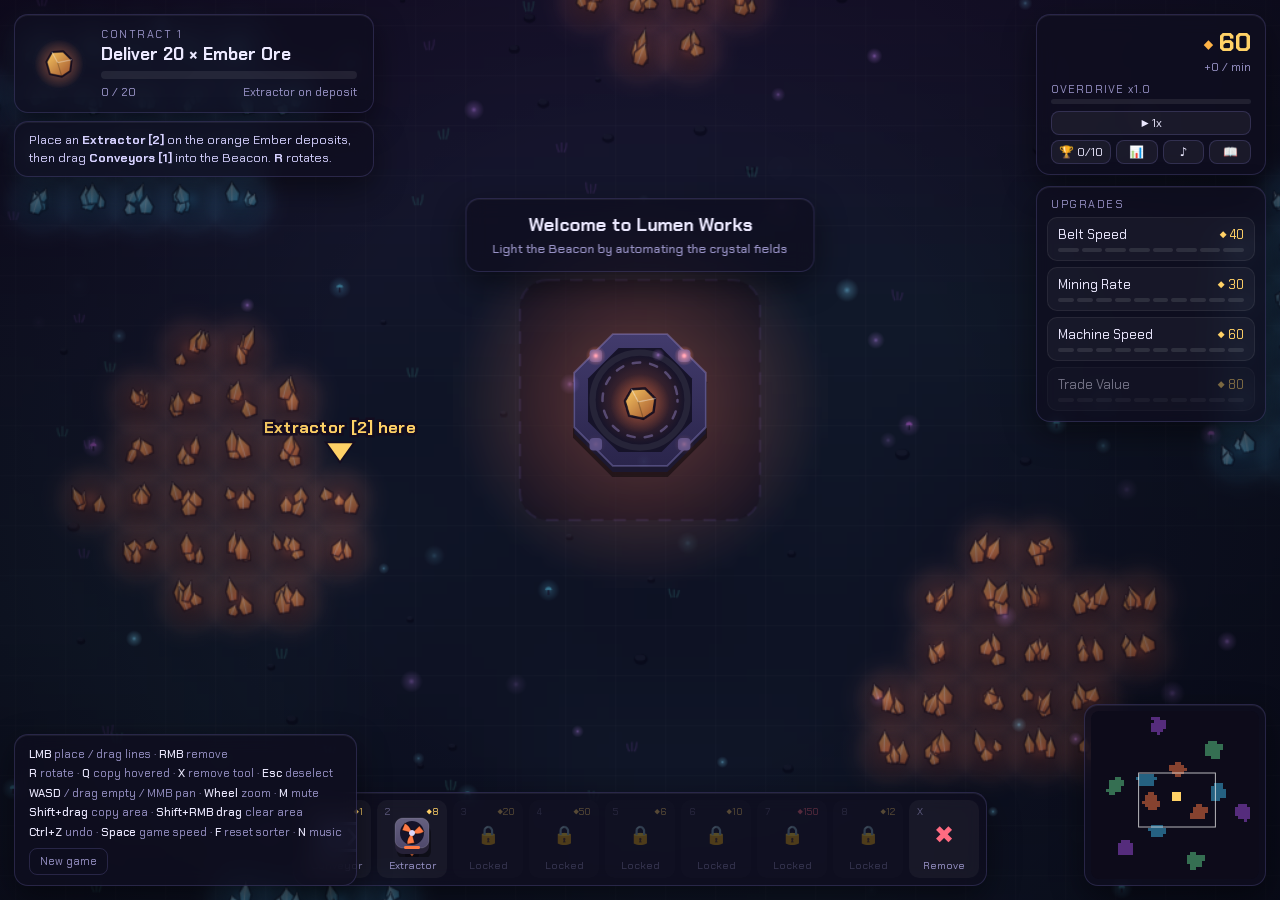
<file: lumen-works/index.html>
<!doctype html>
<html lang="en">
<head>
<meta charset="utf-8">
<meta name="viewport" content="width=device-width,initial-scale=1">
<title>Lumen Works</title>
<link rel="preconnect" href="https://fonts.googleapis.com">
<link href="https://fonts.googleapis.com/css2?family=Chakra+Petch:wght@500;700&display=swap" rel="stylesheet">
<style>
:root{--panel:rgba(16,14,32,.74);--line:rgba(160,150,255,.18);--txt:#ece9ff;--dim:#9a94c8;--acc:#ffb347;--gold:#ffd166}
*{box-sizing:border-box}
body{margin:0;overflow:hidden;background:#07060d;font-family:'Chakra Petch','Segoe UI',system-ui,sans-serif;color:var(--txt);user-select:none}
#c{display:block;cursor:crosshair;touch-action:none}
.tool .ic{font-size:24px;line-height:44px;height:46px;color:#ff6b81}
.tool.demo.sel{border-color:#ff6b81;background:rgba(255,107,129,.14)}
.panel{background:var(--panel);backdrop-filter:blur(10px);-webkit-backdrop-filter:blur(10px);border:1px solid var(--line);border-radius:14px;box-shadow:0 12px 32px rgba(0,0,0,.45),inset 0 1px 0 rgba(255,255,255,.06)}
#left{position:fixed;top:14px;left:14px;width:360px;display:flex;flex-direction:column;gap:8px}
#goal{display:flex;gap:14px;padding:12px 16px;align-items:center}
#bounty{display:none;gap:12px;padding:10px 14px;align-items:center;border-color:rgba(255,179,71,.45);animation:bIn .5s}
#bounty.on{display:flex}
#bounty canvas{width:40px;height:40px;flex:none}
#bounty .lbl{color:var(--acc)}
#bounty .bar i{background:linear-gradient(90deg,#ff6b35,var(--acc))}
#bTime.low{color:#ff6b81}
@keyframes bIn{from{opacity:0;transform:translateX(-20px)}}
#goalIcon{width:56px;height:56px;flex:none;border-radius:12px;background:radial-gradient(circle,rgba(255,255,255,.08),transparent 70%)}
.lbl{font-size:11px;letter-spacing:.14em;color:var(--dim)}
#goalName{font-size:17px;font-weight:700;margin:2px 0 6px}
.bar{height:8px;border-radius:6px;background:rgba(255,255,255,.08);overflow:hidden}
.bar i{display:block;height:100%;width:0;border-radius:6px;background:linear-gradient(90deg,var(--acc),var(--gold));transition:width .2s}
#goalTxt,.gt{font-size:12px;color:var(--dim);margin-top:5px;display:flex;justify-content:space-between}
#tip{padding:9px 14px;font-size:12.5px;line-height:1.45;color:#d6d1ff}
#money{position:fixed;top:14px;right:14px;padding:10px 14px;text-align:right;width:230px}
#cr{font-size:26px;font-weight:700;color:var(--gold)}
#cr::before{content:'◆ ';font-size:18px;color:var(--acc)}
#rate{font-size:12px;color:var(--dim)}
#upg{position:fixed;top:186px;right:14px;padding:10px;width:230px}
.ttl{font-size:11px;letter-spacing:.14em;color:var(--dim);margin:0 4px 6px}
.ub{display:block;width:100%;margin-top:6px;padding:8px 10px;border-radius:10px;border:1px solid rgba(255,255,255,.07);background:rgba(255,255,255,.04);color:var(--txt);font:inherit;text-align:left;cursor:pointer}
.ub:hover:not(:disabled){background:rgba(255,179,71,.12);border-color:rgba(255,179,71,.5)}
.ub:disabled{opacity:.45;cursor:default}
.ub .row{display:flex;justify-content:space-between;font-size:13px}
.ub .uc{color:var(--gold)}
.pips{display:flex;gap:3px;margin-top:5px}
.pips i{flex:1;height:4px;border-radius:2px;background:rgba(255,255,255,.1)}
.pips i.on{background:linear-gradient(90deg,var(--acc),var(--gold))}
#toolbar{position:fixed;bottom:14px;left:50%;transform:translateX(-50%);display:flex;gap:6px;padding:7px}
.tool{position:relative;width:70px;height:78px;border-radius:10px;background:rgba(255,255,255,.04);border:1px solid transparent;cursor:pointer;display:flex;flex-direction:column;align-items:center;justify-content:flex-end;padding-bottom:5px;font-size:10.5px;color:var(--dim);transition:background .15s,transform .15s}
.tool:hover{background:rgba(255,255,255,.08);transform:translateY(-2px)}
.tool.sel{border-color:var(--acc);background:rgba(255,179,71,.14);color:#fff}
.tool canvas{width:44px;height:44px;margin-bottom:2px}
.tool .k{position:absolute;top:4px;left:7px;font-size:10px;opacity:.55}
.tool .cost{position:absolute;top:4px;right:7px;font-size:10px;color:var(--gold)}
.tool .cost.no{color:#ff6b81}
.tool.locked{opacity:.3;cursor:not-allowed}
.tool.locked::after{content:'🔒';position:absolute;top:22px;font-size:18px}
#info{position:fixed;bottom:104px;left:50%;transform:translateX(-50%);padding:6px 14px;font-size:12.5px;white-space:nowrap;opacity:0;transition:opacity .15s;pointer-events:none}
#help{position:fixed;bottom:14px;left:14px;padding:10px 14px;font-size:11.5px;line-height:1.7;color:var(--dim)}
#help b{color:var(--txt);font-weight:500}
#help button{margin-top:6px;font:inherit;font-size:11px;color:var(--dim);background:none;border:1px solid var(--line);border-radius:8px;padding:3px 10px;cursor:pointer}
#help button:hover{color:#fff}
#odw{margin-top:7px;font-size:11px;letter-spacing:.1em;color:var(--dim);text-align:left}
#odw .bar{height:5px;margin-top:3px}
#odw .bar i{background:linear-gradient(90deg,#b86bff,#ff4fa3)}
#odw.hot{color:#ff8fc8}
#mrow{display:flex;flex-wrap:wrap;gap:5px;margin-top:7px}
#mrow .mb{flex:1;white-space:nowrap}
#mrow #speed{flex:1 0 100%}
.mb{font:inherit;font-size:12px;color:var(--txt);background:rgba(255,255,255,.05);border:1px solid var(--line);border-radius:8px;padding:3px 7px;cursor:pointer}
.mb:hover,.mb.on{background:rgba(255,179,71,.15);border-color:rgba(255,179,71,.5)}
.mb.off{opacity:.4}
#pop{display:none;position:fixed;top:186px;right:14px;width:270px;max-height:calc(100vh - 360px);overflow:auto;padding:10px 12px;z-index:5;font-size:12.5px}
#pop.on{display:block}
#pop .r{display:flex;align-items:center;gap:8px;padding:5px 2px;border-bottom:1px solid rgba(255,255,255,.05)}
#pop .r:last-child{border:0}
#pop .r img{width:24px;height:24px}
#pop .r .n{flex:1}
#pop .r small{display:block;color:var(--dim);font-size:11px}
#pop .r .v{color:var(--gold);white-space:nowrap}
#pop .r.done .n{color:#9dffb8}
#pop .r.todo{opacity:.55}
#pop .r .mb{flex:none}
#pop .r .mb:disabled{opacity:.4;cursor:default}
#speed{flex:1;font:inherit;font-size:12px;color:var(--txt);background:rgba(255,255,255,.05);border:1px solid var(--line);border-radius:8px;padding:3px;cursor:pointer}
#speed.fast{color:#1a1030;background:linear-gradient(90deg,var(--acc),var(--gold));border-color:transparent;font-weight:700}
#mini{position:fixed;bottom:14px;right:14px;padding:6px}
#miniC{display:block;width:168px;height:168px;border-radius:8px;cursor:pointer;image-rendering:pixelated}
@media (max-width:1180px){#help{display:none}}
@media (max-width:980px){#mini{display:none}}
@media (max-width:900px){
  #left{width:min(300px,calc(100vw - 230px))}#tip{display:none}#goal{padding:8px 12px;gap:10px}#goalIcon{width:40px;height:40px}#goalName{font-size:14px}
  #money{width:210px;padding:8px 10px}.mb{padding:3px 4px}#mrow{gap:3px}#upg{top:auto;bottom:100px;width:196px;padding:6px}.ub{padding:5px 8px}#pop{top:auto;bottom:100px;width:240px}
  #toolbar{max-width:calc(100vw - 20px);overflow-x:auto;gap:3px;padding:5px}.tool{width:52px;height:62px;flex:none}.tool canvas{width:32px;height:32px}.tool span:last-child{font-size:9px}
  #toolbar{scrollbar-width:thin}
  #info{bottom:104px;white-space:normal;max-width:90vw}
}
#toast{position:fixed;top:22%;left:50%;transform:translate(-50%,-10px);padding:14px 26px;font-size:18px;font-weight:700;text-align:center;opacity:0;transition:opacity .4s,transform .4s;pointer-events:none}
#toast.show{opacity:1;transform:translate(-50%,0)}
#toast small{display:block;font-size:12.5px;font-weight:500;color:var(--dim);margin-top:4px}
</style>
</head>
<body>
<canvas id="c"></canvas>
<div id="left">
<div id="goal" class="panel">
  <canvas id="goalIcon" width="112" height="112"></canvas>
  <div style="flex:1">
    <div class="lbl">CONTRACT <span id="lvl"></span></div>
    <div id="goalName"></div>
    <div class="bar"><i id="goalBar"></i></div>
    <div id="goalTxt"><span id="goalCnt"></span><span id="goalRecipe"></span></div>
  </div>
</div>
<div id="tip" class="panel"></div>
<div id="bounty" class="panel">
  <canvas id="bIcon" width="80" height="80"></canvas>
  <div style="flex:1">
    <div class="lbl">BOUNTY · <span id="bTime"></span></div>
    <div id="bName" style="font-size:14px;font-weight:700;margin:2px 0 5px"></div>
    <div class="bar"><i id="bBar"></i></div>
    <div class="gt"><span id="bCnt"></span><span id="bRew" style="color:var(--gold)"></span></div>
  </div>
</div>
</div>
<div id="money" class="panel"><div id="cr">0</div><div id="rate">+0 / min</div>
  <div id="odw">OVERDRIVE <span id="odx">x1.0</span><div class="bar"><i id="odb"></i></div></div>
  <div id="mrow"><button id="speed" title="Game speed (Space)">▶ 1x</button><button class="mb" id="achB" title="Achievements">🏆 0</button><button class="mb" id="statB" title="Production stats">📊</button><button class="mb" id="musB" title="Music (N)">♪</button><button class="mb" id="codexB" title="Recipe codex">📖</button><button class="mb" id="ascB" style="display:none">✦</button></div></div>
<div id="pop" class="panel"></div>
<div id="mini" class="panel"><canvas id="miniC" width="168" height="168"></canvas></div>
<div id="upg" class="panel"><div class="ttl">UPGRADES</div></div>
<div id="toolbar" class="panel"></div>
<div id="info" class="panel"></div>
<div id="help" class="panel">
  <b>LMB</b> place / drag lines · <b>RMB</b> remove<br>
  <b>R</b> rotate · <b>Q</b> copy hovered · <b>X</b> remove tool · <b>Esc</b> deselect<br>
  <b>WASD</b> / drag empty / MMB pan · <b>Wheel</b> zoom · <b>M</b> mute<br>
  <b>Shift+drag</b> copy area · <b>Shift+RMB drag</b> clear area<br>
  <b>Ctrl+Z</b> undo · <b>Space</b> game speed · <b>F</b> reset sorter · <b>N</b> music<br>
  <button id="reset">New game</button>
</div>
<div id="toast" class="panel"></div>
<script>
'use strict';
// ================= constants & data =================
const TS = 40, W = 56, H = 56, HX = 28, HY = 28;
const DIRS = [[1,0],[0,1],[-1,0],[0,-1]]; // right, down, left, up (clockwise)
const KEY = 'lumenworks_save_v1';

const ITEMS = {
  ember_ore:   {name:'Ember Ore',   col:'#ff7a45', col2:'#ffd166', shape:'rock',    val:1},
  frost_ore:   {name:'Frost Ore',   col:'#3fb8e8', col2:'#caf0f8', shape:'rock',    val:1},
  verdant_ore: {name:'Verdant Ore', col:'#5fd38a', col2:'#e9ff70', shape:'rock',    val:1},
  ember_ingot: {name:'Ember Ingot', col:'#ff6b35', col2:'#ffe8a3', shape:'bar',     val:4},
  frost_glass: {name:'Frost Glass', col:'#56cfe1', col2:'#f0fdff', shape:'diamond', val:4},
  bio_gel:     {name:'Bio Gel',     col:'#3ccf8e', col2:'#d8ffe0', shape:'drop',    val:5},
  flux_coil:   {name:'Flux Coil',   col:'#b86bff', col2:'#ffd6ff', shape:'coil',    val:14},
  star_core:   {name:'Star Core',   col:'#ffcf3a', col2:'#ffffff', shape:'star',    val:45},
  void_ore:    {name:'Void Ore',    col:'#9d4edd', col2:'#e0aaff', shape:'rock',    val:2},
  void_crystal:{name:'Void Crystal',col:'#8b5cf6', col2:'#f3e8ff', shape:'crystal', val:9},
  nova_engine: {name:'Nova Engine', col:'#ff4fa3', col2:'#fff1f8', shape:'nova',    val:160},
};
const SMELT = {ember_ore:'ember_ingot', frost_ore:'frost_glass', verdant_ore:'bio_gel', void_ore:'void_crystal'};
// two-input machines: recipe lists per building type; each ingredient maps to exactly one recipe per machine
const MULTI = {
  assembler: [{a:'ember_ingot', b:'frost_glass', out:'flux_coil'}, {a:'flux_coil', b:'bio_gel', out:'star_core'}],
  fuser:     [{a:'star_core', b:'void_crystal', out:'nova_engine'}],
};
const MULTI_BY = {};
for(const t in MULTI){MULTI_BY[t]={};MULTI[t].forEach((r,i)=>{MULTI_BY[t][r.a]=i;MULTI_BY[t][r.b]=i})}
const CRAFT_TIME = {assembler:2, fuser:3.5};

const BLD = {
  belt:      {name:'Conveyor',  cost:1,  key:'1', desc:'Moves items. Drag to lay a line.'},
  extractor: {name:'Extractor', cost:8,  key:'2', desc:'Place on an ore deposit; mines it out the arrow.'},
  smelter:   {name:'Smelter',   cost:20, key:'3', desc:'Refines any ore into its material.'},
  assembler: {name:'Assembler', cost:50, key:'4', desc:'Ember Ingot + Frost Glass → Flux Coil · Flux Coil + Bio Gel → Star Core'},
  splitter:  {name:'Splitter',  cost:6,  key:'5', desc:'Input at the back, deals out left / forward / right.'},
  tunnel:    {name:'Tunnel',    cost:10, key:'6', desc:'Two facing the same way (≤5 apart) carry items underground.'},
  fuser:     {name:'Fuser',     cost:150,key:'7', desc:'Star Core + Void Crystal → Nova Engine'},
  sorter:    {name:'Sorter',    cost:12, key:'8', desc:'Learns the first item it sees: that item goes forward, everything else to the sides. F resets.'},
};
const GOALS = [
  {item:'ember_ore',   n:20, unlock:['smelter'],            msg:'Smelter unlocked',            tip:'Place an <b>Extractor [2]</b> on the orange Ember deposits, then drag <b>Conveyors [1]</b> into the Beacon. <b>R</b> rotates.'},
  {item:'ember_ingot', n:30, unlock:['splitter','tunnel'],  msg:'Splitter & Tunnel unlocked',  tip:'Feed Ember Ore into a <b>Smelter [3]</b> and send what comes out its arrow to the Beacon.'},
  {item:'frost_glass', n:30, unlock:['assembler','sorter'], msg:'Assembler & Sorter unlocked',          tip:'Blue Frost deposits lie further out. Smelt them. <b>Splitters [5]</b> share one line between several machines.'},
  {item:'flux_coil',   n:25, unlock:[],                     msg:'Flux online',                 tip:'<b>Assembler [4]</b>: feed Ember Ingot + Frost Glass into any side except its output. Spend credits on upgrades!'},
  {item:'bio_gel',     n:40, unlock:[],                     msg:'Bio Gel stabilised',          tip:'Green Verdant crystals grow on the outer rim. Smelt them into Bio Gel. <b>Tunnels [6]</b> let lines cross.'},
  {item:'star_core',   n:30, unlock:[],                     msg:'THE BEACON IS LIT',           tip:'Assembler ← Flux Coil + Bio Gel. Everything you have built comes together here.'},
  {item:'void_crystal',n:40, unlock:['fuser'],              msg:'Fuser unlocked',              tip:'Violet <b>Void</b> deposits sit on the far rim of the map. Long lines — upgrade Belt Speed and use the minimap.'},
  {item:'nova_engine', n:12, unlock:[],                     msg:'NOVA ACHIEVED',               tip:'<b>Fuser [7]</b>: Star Core + Void Crystal → Nova Engine. Worth 160 each!'},
];
const UPG = {
  belt:  {name:'Belt Speed',    base:40, max:8},
  mine:  {name:'Mining Rate',   base:30, max:10},
  craft: {name:'Machine Speed', base:60, max:10},
  trade: {name:'Trade Value',   base:80, max:10},
};
const creditMul = () => (1 + state.upg.trade * 0.15) * (1 + od) * (1 + 0.1 * state.shards);
const upgCost = k => Math.round(UPG[k].base * Math.pow(1.75, state.upg[k]));
// permanent perks bought with Lumen Shards (kept across ascensions)
const PERKS = {
  quick:   {name:'Head Start',    desc:'Begin each run with Smelter, Splitter & Tunnel', cost:1},
  drill:   {name:'Deep Drills',   desc:'Extractors mine 25% faster',                     cost:2},
  glide:   {name:'Glide Belts',   desc:'Belts move 20% faster',                          cost:2},
  bounty:  {name:'Bounty Broker', desc:'Bounties pay double',                            cost:2},
  star:    {name:'Starcatcher',   desc:'Meteors twice as often, caches worth double',    cost:3},
  capital: {name:'Seed Capital',  desc:'+500 starting credits each run',                 cost:3},
};
const perk = k => state.perks.includes(k);
const beltSpeed = () => (1.6 + state.upg.belt * 0.45) * (perk('glide') ? 1.2 : 1);  // tiles / sec
const mineMul   = () => (1 + state.upg.mine * 0.35) * (perk('drill') ? 1.25 : 1);
const craftMul  = () => 1 + state.upg.craft * 0.35;

// ================= helpers =================
function rng(s){return function(){s|=0;s=s+0x6D2B79F5|0;let t=Math.imul(s^s>>>15,1|s);t=t+Math.imul(t^t>>>7,61|t)^t;return((t^t>>>14)>>>0)/4294967296}}
function hash(x,y,s){let h=(Math.imul(x,374761393)+Math.imul(y,668265263)+Math.imul(s,982451653))|0;h=Math.imul(h^(h>>>13),1274126177);return((h^(h>>>16))>>>0)/4294967296}
function vnoise(x,y,s){const xi=Math.floor(x),yi=Math.floor(y),xf=x-xi,yf=y-yi,u=xf*xf*(3-2*xf),v=yf*yf*(3-2*yf);
  const a=hash(xi,yi,s),b=hash(xi+1,yi,s),c=hash(xi,yi+1,s),d=hash(xi+1,yi+1,s);return a+(b-a)*u+(c-a)*v+(a-b-c+d)*u*v}
const fbm=(x,y,s)=>vnoise(x,y,s)*.6+vnoise(x*2.1,y*2.1,s+1)*.3+vnoise(x*4.3,y*4.3,s+2)*.1;
const rgb = h => [parseInt(h.slice(1,3),16),parseInt(h.slice(3,5),16),parseInt(h.slice(5,7),16)];
const hexA = (h,a) => {const [r,g,b]=rgb(h);return `rgba(${r},${g},${b},${a})`};
const shade = (h,t) => {const c=rgb(h).map(v=>Math.round(t>0?v+(255-v)*t:v*(1+t)));return `rgb(${c[0]},${c[1]},${c[2]})`};
function rr(g,x,y,w,h,r){g.beginPath();g.moveTo(x+r,y);g.arcTo(x+w,y,x+w,y+h,r);g.arcTo(x+w,y+h,x,y+h,r);g.arcTo(x,y+h,x,y,r);g.arcTo(x,y,x+w,y,r);g.closePath()}
function circ(g,x,y,r){g.beginPath();g.arc(x,y,r,0,Math.PI*2)}
const idx=(x,y)=>y*W+x, inMap=(x,y)=>x>=0&&y>=0&&x<W&&y<H;
const isHub=(x,y)=>Math.abs(x-HX)<=1&&Math.abs(y-HY)<=1;

// ================= state & save =================
function load(){try{return JSON.parse(localStorage.getItem(KEY))}catch(e){return null}}
const saved = load();
const state = Object.assign({credits:60, level:0, have:0, upg:{belt:0,mine:0,craft:0}, unlocked:['belt','extractor'], seed:(Math.random()*1e9)|0}, saved||{});
delete state.b;
state.upg = Object.assign({belt:0,mine:0,craft:0,trade:0}, state.upg); // old saves lack newer upgrades
state.stats = Object.assign({delivered:0,caches:0,bounties:0,novas:0}, state.stats);
state.ach = state.ach || [];
state.shards = state.shards || 0; state.earned = state.earned || 0;
state.perks = state.perks || []; state.spent = state.spent || 0;
// offline earnings: half of the last known income rate, capped at 2 hours away
let offlineGain = 0;
if(saved && saved.savedAt && saved.rate > 0){
  const mins = Math.min(120, (Date.now() - saved.savedAt) / 60000);
  if(mins >= 1){ offlineGain = Math.round(saved.rate * mins * .5); state.credits += offlineGain; }
}
delete state.savedAt; delete state.rate;
if(state.music===undefined) state.music = 1;
for(let i=0;i<Math.min(state.level,GOALS.length);i++)for(const u of GOALS[i].unlock)if(!state.unlocked.includes(u))state.unlocked.push(u); // unlocks added after a save was made
let od = 0; // overdrive 0..1 → credit multiplier up to x2
let resetting = false;
function save(){if(resetting)return;try{localStorage.setItem(KEY,JSON.stringify(Object.assign({},state,{savedAt:Date.now(),rate:rateNow(),b:blds.map(c=>c.filter?[c.t,c.x,c.y,c.dir,c.filter]:[c.t,c.x,c.y,c.dir])})))}catch(e){}}

// ================= world =================
const ore = new Array(W*H).fill(null);
const grid = new Array(W*H).fill(null);
const blds = [];
const HUB = {t:'hub'};
for(let y=HY-1;y<=HY+1;y++)for(let x=HX-1;x<=HX+1;x++)grid[idx(x,y)]=HUB;
const cellAt=(x,y)=>inMap(x,y)?grid[idx(x,y)]:null;

(function genMap(){
  const R=rng(state.seed);
  const specs=[['ember_ore',3,6,10,2.6],['frost_ore',3,11,16,2.7],['verdant_ore',3,16,23,2.9],['void_ore',3,22,25,2.6]];
  let a0=R()*6.283;
  specs.forEach(([id,n,dmin,dmax,rad],si)=>{
    for(let i=0;i<n;i++){
      const ang=a0+i*6.283/n+R()*.7, dist=dmin+R()*(dmax-dmin);
      const px=HX+Math.cos(ang)*dist, py=HY+Math.sin(ang)*dist;
      for(let y=Math.floor(py-rad-2);y<=py+rad+2;y++)for(let x=Math.floor(px-rad-2);x<=px+rad+2;x++){
        if(!inMap(x,y)||Math.abs(x-HX)<=2&&Math.abs(y-HY)<=2)continue;
        const r=rad*(.7+.6*vnoise(x*.6,y*.6,state.seed+si*10+i));
        if((x-px)**2+(y-py)**2<r*r)ore[idx(x,y)]=id;
      }
    }
    a0+=1.3;
  });
})();

function mk(t,x,y,dir){
  return {t,x,y,dir,item:null,prog:0,from:(dir+2)%4,timer:0,out:[],inb:[],buf:{},rec:null,spin:0,heat:0,rot:0,mode:null,filter:null,work:false,last:null,
          ore:inMap(x,y)?ore[idx(x,y)]:null};
}
if(saved&&saved.b)for(const [t,x,y,dir,f] of saved.b){if(BLD[t]&&inMap(x,y)&&!grid[idx(x,y)]){const c=mk(t,x,y,dir);c.filter=ITEMS[f]?f:null;grid[idx(x,y)]=c;blds.push(c)}}

function goal(){
  if(state.level<GOALS.length)return GOALS[state.level];
  const i=state.level-GOALS.length, pool=['ember_ingot','frost_glass','bio_gel','void_crystal','flux_coil','star_core','nova_engine'];
  const item=pool[Math.floor(rng(state.seed+i*77)()*pool.length)], v=ITEMS[item].val;
  const n=Math.round((40+i*12)*(v>100?.2:v>10?.6:1.4));
  return {item,n,unlock:[],msg:'Contract fulfilled',tip:'Endless contracts: each one pays a bonus. Keep scaling up!'};
}
function recipeHint(item){
  if(item.endsWith('_ore'))return 'Extractor on deposit';
  for(const k in SMELT)if(SMELT[k]===item)return 'Smelter ← '+ITEMS[k].name;
  for(const t in MULTI){const r=MULTI[t].find(r=>r.out===item);if(r)return BLD[t].name+' ← '+ITEMS[r.a].name+' + '+ITEMS[r.b].name}
}

// ================= simulation =================
function partner(c){for(let k=1;k<=5;k++){const t=cellAt(c.x+DIRS[c.dir][0]*k,c.y+DIRS[c.dir][1]*k);if(t&&t.t==='tunnel'&&t.dir===c.dir)return t}return null}
function hasBehind(c){for(let k=1;k<=5;k++){const t=cellAt(c.x-DIRS[c.dir][0]*k,c.y-DIRS[c.dir][1]*k);if(t&&t.t==='tunnel'&&t.dir===c.dir)return true}return false}

// side = direction from c towards the sender
function accept(c,item,side,via){
  switch(c.t){
    case 'hub': deliver(item); return true;
    case 'belt': if(c.item||side===c.dir)return false; c.item=item;c.prog=0;c.from=side;return true;
    case 'splitter': case 'sorter': if(c.item||side!==(c.dir+2)%4)return false; c.item=item;c.prog=0;c.from=side;return true;
    case 'tunnel':
      if(c.item)return false;
      if(via){c.item=item;c.prog=.5;c.from=(c.dir+2)%4;c.mode='out';return true}
      if(side!==(c.dir+2)%4)return false; c.item=item;c.prog=0;c.from=side;c.mode='in';return true;
    case 'smelter': if(side===c.dir||!SMELT[item]||c.inb.length>=3)return false; c.inb.push(item);c.last=item;return true;
    case 'assembler': case 'fuser': {
      if(side===c.dir)return false; const r=MULTI_BY[c.t][item];
      if(r===undefined||(c.rec!==null&&c.rec!==r)||(c.buf[item]||0)>=3)return false;
      c.rec=r;c.buf[item]=(c.buf[item]||0)+1;return true;
    }
  }
  return false;
}
function pushDir(c,d,item){const t=cellAt(c.x+DIRS[d][0],c.y+DIRS[d][1]);return t?accept(t,item,(d+2)%4,false):false}
const wx=c=>c.x*TS+TS/2, wy=c=>c.y*TS+TS/2;
// push a machine's output; track how long it has been backed up so we can show a warning
function flush(c,dt){if(!c.out.length){c.stall=0;return}if(pushDir(c,c.dir,c.out[0])){c.out.shift();c.stall=0}else c.stall=(c.stall||0)+dt}

function update(dt){
  const bs=beltSpeed(), mm=mineMul(), cm=craftMul();
  for(const c of blds){
    c.work=false;
    switch(c.t){
      case 'belt':
        if(c.item){c.prog=Math.min(1,c.prog+bs*dt);if(c.prog>=1&&pushDir(c,c.dir,c.item))c.item=null}
        break;
      case 'splitter':
        if(c.item){c.prog=Math.min(1,c.prog+bs*2*dt);
          if(c.prog>=1){const outs=[(c.dir+3)%4,c.dir,(c.dir+1)%4];
            for(let k=0;k<3;k++){if(pushDir(c,outs[(c.rot+k)%3],c.item)){c.item=null;c.rot=(c.rot+k+1)%3;break}}}}
        break;
      case 'sorter':
        if(c.item){c.prog=Math.min(1,c.prog+bs*2*dt);
          if(c.prog>=1){if(!c.filter)c.filter=c.item;
            if(c.item===c.filter){if(pushDir(c,c.dir,c.item))c.item=null}
            else{const outs=[(c.dir+3)%4,(c.dir+1)%4];
              for(let k=0;k<2;k++){if(pushDir(c,outs[(c.rot+k)%2],c.item)){c.item=null;c.rot=(c.rot+k+1)%2;break}}}}}
        break;
      case 'tunnel':
        if(c.item){c.prog=Math.min(1,c.prog+bs*dt);
          if(c.mode==='in'&&c.prog>=.5){const p=partner(c);
            if(p){if(accept(p,c.item,0,true))c.item=null;else c.prog=.5}else c.mode='belt'}
          if(c.item&&c.prog>=1&&pushDir(c,c.dir,c.item))c.item=null}
        break;
      case 'extractor':
        if(!c.ore)break;
        if(!c.out.length){c.timer+=dt*mm;c.work=true;if(c.timer>=1.6){c.timer=0;c.out.push(c.ore)}}
        flush(c,dt);
        if(c.work)c.spin+=dt*7;
        break;
      case 'smelter':
        if(c.inb.length&&c.out.length<3){c.timer+=dt*cm;c.work=true;
          if(c.timer>=1.2){c.timer=0;c.out.push(SMELT[c.inb.shift()]);spark(wx(c),wy(c)-4,ITEMS[c.last].col,5,40,.5,6)}}
        flush(c,dt);
        c.heat+=((c.work?1:0)-c.heat)*Math.min(1,dt*3);
        if(c.work&&Math.random()<dt*3)parts.push({x:wx(c)+10,y:wy(c)-20,vx:(Math.random()-.5)*6,vy:-14-Math.random()*8,life:1.6,max:1.6,size:4,smoke:true,drag:.3});
        break;
      case 'assembler': case 'fuser': {
        const r=c.rec!==null?MULTI[c.t][c.rec]:null;
        if(r&&c.buf[r.a]>0&&c.buf[r.b]>0&&c.out.length<3){c.timer+=dt*cm;c.work=true;
          if(c.timer>=CRAFT_TIME[c.t]){c.timer=0;c.buf[r.a]--;c.buf[r.b]--;c.out.push(r.out);spark(wx(c),wy(c)-4,ITEMS[r.out].col,10,60,.6,7);
            if(!c.buf[r.a]&&!c.buf[r.b])c.rec=null}}
        flush(c,dt);
        if(c.work)c.spin+=dt*2.5;
        break;
      }
    }
  }
}

let incomeLog=[], pendingTxt=0, txtTimer=0, hubPulse=0, flash=0;
function deliver(item){
  const v=ITEMS[item].val*creditMul(); state.credits+=v; state.earned+=v; incomeLog.push([T,v,item]); state.stats.delivered++; if(item==='nova_engine')state.stats.novas++; pendingTxt+=v; hubPulse=1; od=Math.min(1,od+.02);
  spark(HX*TS+TS/2,HY*TS+TS/2,ITEMS[item].col,3,90,.7,8); sfx.tick();
  if(bounty&&item===bounty.item&&++bounty.have>=bounty.n){
    state.credits+=bounty.reward;state.stats.bounties++;toast('Bounty complete!','+'+bounty.reward+' credits');sfx.level();
    spark(HX*TS+TS/2,HY*TS+TS/2,'#ffb347',40,220,1.1,9);bounty=null;bountyT=60+Math.random()*60}
  const g=goal(); if(item===g.item&&++state.have>=g.n)levelUp(g);
}
// ---- achievements: one-time milestones that pay credits
const nType=t=>blds.reduce((s,c)=>s+(c.t===t),0);
const ACH=[
  {id:'belts50',  name:'Conveyor Artist', desc:'Have 50 conveyors',        r:100, test:()=>nType('belt')>=50},
  {id:'del500',   name:'Shipping Lane',   desc:'Deliver 500 items',        r:150, test:()=>state.stats.delivered>=500},
  {id:'sorter',   name:'Neat Freak',      desc:'Build a Sorter',           r:80,  test:()=>nType('sorter')>=1},
  {id:'od',       name:'Redline',         desc:'Max out Overdrive',        r:300, test:()=>od>=.99},
  {id:'meteor5',  name:'Stargazer',       desc:'Collect 5 meteor caches',  r:200, test:()=>state.stats.caches>=5},
  {id:'bounty3',  name:'Bounty Hunter',   desc:'Complete 3 bounties',      r:300, test:()=>state.stats.bounties>=3},
  {id:'rich',     name:'Crystal Baron',   desc:'Hold 10,000 credits',      r:500, test:()=>state.credits>=1e4},
  {id:'del5000',  name:'Logistics Empire',desc:'Deliver 5,000 items',      r:800, test:()=>state.stats.delivered>=5000},
  {id:'big',      name:'Megafactory',     desc:'Have 300 buildings',       r:600, test:()=>blds.length>=300},
  {id:'nova',     name:'Supernova',       desc:'Deliver a Nova Engine',    r:500, test:()=>state.stats.novas>=1},
];
function checkAch(){
  for(const a of ACH)if(!state.ach.includes(a.id)&&a.test()){
    state.ach.push(a.id);state.credits+=a.r;sfx.level();toast('🏆 '+a.name,a.desc+' · +'+a.r+' credits');
    spark(cam.x,cam.y-VH/cam.z*.3,'#ffd166',30,200,1,9)}
}
// ---- bounties: optional timed side-orders for anything the player can already make
let bounty=null,bountyT=75;
function canMake(item){
  if(item.endsWith('_ore'))return true;
  for(const k in SMELT)if(SMELT[k]===item)return state.unlocked.includes('smelter');
  for(const t in MULTI){const r=MULTI[t].find(r=>r.out===item);if(r)return state.unlocked.includes(t)&&canMake(r.a)&&canMake(r.b)}
  return false;
}
function tickBounty(dt){
  if(bounty){if((bounty.time-=dt)<=0){toast('Bounty expired','');bounty=null;bountyT=60+Math.random()*60}return}
  if(state.level<1||(bountyT-=dt)>0)return;
  const pool=Object.keys(ITEMS).filter(i=>canMake(i)&&i!==goal().item);if(!pool.length){bountyT=30;return}
  const item=pool[Math.floor(Math.random()*pool.length)],v=ITEMS[item].val;
  const n=Math.max(v>100?2:3,Math.min(40,Math.round(40/Math.pow(v,.7))));
  bounty={item,n,have:0,time:150,max:150,reward:Math.round((n*v*4+50+state.level*15)*(perk('bounty')?2:1))};
  const g=$('bIcon').getContext('2d');g.clearRect(0,0,80,80);g.drawImage(SPR[item],0,0,80,80);sfx.buy();
}
function levelUp(g){
  const bonus=Math.round(25*(state.level+1)+g.n*ITEMS[g.item].val*.5);
  state.credits+=bonus; state.level++; state.have=0;
  for(const u of g.unlock)if(!state.unlocked.includes(u))state.unlocked.push(u);
  const cx=HX*TS+TS/2, cy=HY*TS+TS/2;
  for(const k in ITEMS)spark(cx,cy,ITEMS[k].col,12,260,1.4,10);
  parts.push({x:cx,y:cy,ring:true,life:1,max:1,col:ITEMS[g.item].col});
  flash=1; sfx.level();
  toast(g.msg+'!',`+${bonus} credits`+(g.unlock.length?' · '+g.unlock.map(u=>BLD[u].name).join(' & ')+' ready':''));
  buildToolbar(); save();
}

// ================= particles =================
const parts=[];
function spark(x,y,col,n,spd,life,size){
  for(let i=0;i<n&&parts.length<700;i++){const a=Math.random()*6.283,s=spd*(.3+Math.random()*.7);
    parts.push({x,y,vx:Math.cos(a)*s,vy:Math.sin(a)*s,life:life*(.6+Math.random()*.4),max:life,col,size})}
}
const spores=[], meteors=[], caches=[];
let meteorT=50, shake=0, simSpeed=1;
function collectCache(x,y){
  const i=caches.findIndex(m=>m.x===x&&m.y===y);if(i<0)return false;caches.splice(i,1);state.stats.caches++;
  const r=Math.round((30+state.level*25)*(1+state.upg.trade*.15)*(perk('star')?2:1));state.credits+=r;
  const px=x*TS+TS/2,py=y*TS+TS/2;spark(px,py,'#ffd166',24,160,.8,8);parts.push({x:px,y:py-10,vx:0,vy:-30,life:1.4,max:1.4,txt:'+'+r,drag:0});sfx.buy();return true;
}
function updateParts(dt){
  for(let i=parts.length-1;i>=0;i--){const p=parts[i];p.life-=dt;if(p.life<=0){parts[i]=parts[parts.length-1];parts.pop();continue}
    if(p.ring)continue; const d=1-dt*(p.drag??2.5); p.x+=p.vx*dt;p.y+=p.vy*dt;p.vx*=d;p.vy*=d}
  txtTimer-=dt; if(txtTimer<=0&&pendingTxt>0){parts.push({x:HX*TS+TS/2+(Math.random()-.5)*30,y:HY*TS-10,vx:0,vy:-28,life:1.3,max:1.3,txt:'+'+Math.round(pendingTxt),drag:0});pendingTxt=0;txtTimer=.5}
  od=Math.max(0,od-dt*.04); shake=Math.max(0,shake-dt*30); tickBounty(dt);
  // meteors: periodic bonus caches the player clicks to collect
  meteorT-=dt*(1+night())*(perk('star')?2:1); // meteor showers are twice as frequent at night
  if(meteorT<=0&&blds.length>=3){meteorT=70+Math.random()*70;
    const rx=Math.max(8,VW/cam.z/TS*.7),ry=Math.max(6,VH/cam.z/TS*.6);
    for(let i=0;i<40;i++){const x=Math.floor(cam.x/TS+(Math.random()-.5)*rx),y=Math.floor(cam.y/TS+(Math.random()-.5)*ry);
      if(inMap(x,y)&&!grid[idx(x,y)]&&!caches.some(m=>m.x===x&&m.y===y)){meteors.push({x,y,tx:x*TS+TS/2,ty:y*TS+TS/2,t:0});sfx.whoosh();break}}}
  for(let i=meteors.length-1;i>=0;i--){const m=meteors[i];m.t+=dt;const k=m.t/1.1;
    spark(m.tx-(1-k)*260,m.ty-(1-k)*420,'#ffb347',1,20,.5,7);
    if(m.t>=1.1){meteors.splice(i,1);caches.push({x:m.x,y:m.y,life:45});spark(m.tx,m.ty,'#ffd166',30,220,.9,9);spark(m.tx,m.ty,'#ff6b35',20,140,.7,8);
      parts.push({x:m.tx,y:m.ty,ring:true,life:.6,max:.6,col:'#ffb347'});shake=8;sfx.boom();
      if(!state.metSeen){state.metSeen=1;toast('A meteor crashed nearby!','Click the glowing cache to collect credits')}}}
  for(let i=caches.length-1;i>=0;i--)if((caches[i].life-=dt)<=0)caches.splice(i,1);
  // ambient spores around camera
  const vw=VW/cam.z, vh=VH/cam.z;
  while(spores.length<45)spores.push({x:cam.x+(Math.random()-.5)*vw,y:cam.y+(Math.random()-.5)*vh,ph:Math.random()*6,s:2+Math.random()*3,col:Math.random()<.5?'#7fe7ff':'#d98bff'});
  for(const s of spores){s.ph+=dt;s.x+=Math.sin(s.ph*.7)*8*dt;s.y-=6*dt;
    if(Math.abs(s.x-cam.x)>vw*.6||Math.abs(s.y-cam.y)>vh*.6){s.x=cam.x+(Math.random()-.5)*vw;s.y=cam.y+vh*.5}}
  hubPulse=Math.max(0,hubPulse-dt*3); flash=Math.max(0,flash-dt*1.5);
}

// ================= audio =================
let AC=null, muted=false, lastTick=0;
function tone(f1,f2,dur,type,vol,delay=0){
  if(muted||!AC)return;
  try{const t=AC.currentTime+delay,o=AC.createOscillator(),g=AC.createGain();o.type=type;
    o.frequency.setValueAtTime(f1,t);o.frequency.exponentialRampToValueAtTime(f2,t+dur);
    g.gain.setValueAtTime(.0001,t);g.gain.exponentialRampToValueAtTime(vol,t+.01);g.gain.exponentialRampToValueAtTime(.0001,t+dur);
    o.connect(g).connect(AC.destination);o.start(t);o.stop(t+dur+.02)}catch(e){}
}
const sfx={
  place:()=>tone(300,440,.07,'triangle',.06), remove:()=>tone(260,110,.09,'triangle',.05),
  buy:()=>{tone(520,780,.12,'sine',.07);tone(780,1040,.12,'sine',.05,.08)}, deny:()=>tone(160,120,.08,'square',.025),
  tick:()=>{if(T-lastTick<.07)return;lastTick=T;tone(1100+Math.random()*300,1600,.05,'sine',.022)},
  level:()=>[523,659,784,1046].forEach((f,i)=>tone(f,f*1.01,.4,'triangle',.07,i*.09)),
  whoosh:()=>tone(900,200,1.1,'sawtooth',.012), boom:()=>{tone(120,40,.5,'sine',.12);tone(300,60,.25,'square',.03)},
};

// ---- generative ambient music: soft pentatonic notes over a slow 4-chord cycle, through a feedback delay
let musicT=0,musicClock=0,echo=null;
const SCALE=[0,2,4,7,9,12,14,16,19],CHORDS=[0,-3,-5,-7];
function pad(f,dur,vol){
  try{if(!echo){const d=AC.createDelay(),fb=AC.createGain(),wet=AC.createGain();d.delayTime.value=.42;fb.gain.value=.38;wet.gain.value=.35;
      d.connect(fb).connect(d);d.connect(wet).connect(AC.destination);echo=d}
    const t=AC.currentTime,o=AC.createOscillator(),g=AC.createGain(),lp=AC.createBiquadFilter();
    o.type='triangle';o.frequency.value=f;lp.type='lowpass';lp.frequency.value=1400;
    g.gain.setValueAtTime(.0001,t);g.gain.exponentialRampToValueAtTime(vol,t+dur*.25);g.gain.exponentialRampToValueAtTime(.0001,t+dur);
    o.connect(lp).connect(g);g.connect(AC.destination);g.connect(echo);o.start(t);o.stop(t+dur+.05)}catch(e){}
}
function music(dt){
  musicClock+=dt;if(!state.music||muted||!AC||(musicT-=dt)>0)return;
  musicT=1.4+Math.random()*2.2;
  const root=196*Math.pow(2,CHORDS[Math.floor(musicClock/14)%4]/12);
  pad(root*2*Math.pow(2,SCALE[Math.floor(Math.random()*SCALE.length)]/12),3.2,.022);
  if(Math.random()<.3)pad(root/2,7,.035);
}
function toggleMusic(){state.music=state.music?0:1;$('musB').classList.toggle('off',!state.music);toast(state.music?'Music on':'Music off','')}

// ================= sprites =================
function drawShape(g,id,r){
  const it=ITEMS[id], dark=shade(it.col,-.4);
  const lg=(a,b)=>{const q=g.createLinearGradient(-r,-r,r,r);q.addColorStop(0,a);q.addColorStop(1,b);return q};
  const poly=pts=>{g.beginPath();pts.forEach(([x,y],i)=>i?g.lineTo(x*r,y*r):g.moveTo(x*r,y*r));g.closePath()};
  const line=(pts,col,w)=>{g.beginPath();pts.forEach(([x,y],i)=>i?g.lineTo(x*r,y*r):g.moveTo(x*r,y*r));g.strokeStyle=col;g.lineWidth=r*w;g.stroke()};
  const O='rgba(16,10,30,.9)'; g.lineJoin='round'; g.lineCap='round';
  const fillStroke=f=>{g.fillStyle=f;g.fill();g.strokeStyle=O;g.lineWidth=r*.14;g.stroke()};
  switch(it.shape){
    case 'rock':
      poly([[-.9,-.15],[-.5,-.85],[.3,-.9],[.9,-.3],[.8,.5],[.2,.9],[-.65,.72]]);fillStroke(lg(it.col2,dark));
      line([[-.5,-.85],[-.1,-.1],[.9,-.3]],'rgba(255,255,255,.4)',.07);line([[-.1,-.1],[.2,.9]],'rgba(0,0,0,.25)',.07);break;
    case 'bar':
      poly([[-.95,.05],[.95,.05],[.95,.6],[-.95,.6]]);fillStroke(dark);
      poly([[-.95,.05],[-.6,-.55],[.6,-.55],[.95,.05]]);fillStroke(lg(it.col2,it.col));
      line([[-.5,-.4],[.45,-.4]],'rgba(255,255,255,.55)',.08);break;
    case 'diamond':
      poly([[0,-.95],[.8,-.2],[0,.95],[-.8,-.2]]);fillStroke(lg(it.col2,it.col));
      line([[-.8,-.2],[.8,-.2]],'rgba(255,255,255,.5)',.06);line([[-.35,-.2],[0,.95],[.35,-.2]],'rgba(20,60,90,.35)',.06);
      line([[-.35,-.2],[0,-.95],[.35,-.2]],'rgba(255,255,255,.35)',.05);break;
    case 'drop':{
      g.beginPath();g.moveTo(0,-r);g.bezierCurveTo(.5*r,-.4*r,.8*r,0,.8*r,.3*r);g.arc(0,.3*r,.8*r,0,Math.PI);g.bezierCurveTo(-.8*r,0,-.5*r,-.4*r,0,-r);
      const q=g.createRadialGradient(-.25*r,.1*r,0,0,.2*r,r);q.addColorStop(0,it.col2);q.addColorStop(1,dark);fillStroke(q);
      g.beginPath();g.ellipse(-.3*r,.15*r,.14*r,.25*r,-.4,0,6.3);g.fillStyle='rgba(255,255,255,.7)';g.fill();break}
    case 'coil':{
      g.beginPath();g.arc(0,0,.9*r,0,6.3);g.arc(0,0,.42*r,0,6.3,true);fillStroke(lg(it.col2,dark));
      for(let k=0;k<10;k++){const a=k*.628;line([[Math.cos(a)*.47,Math.sin(a)*.47],[Math.cos(a)*.85,Math.sin(a)*.85]],'rgba(40,10,70,.45)',.06)}
      const q=g.createRadialGradient(0,0,0,0,0,.42*r);q.addColorStop(0,'#fff');q.addColorStop(1,hexA(it.col,0));g.fillStyle=q;circ(g,0,0,.42*r);g.fill();break}
    case 'star':{
      g.beginPath();for(let k=0;k<10;k++){const a=-Math.PI/2+k*Math.PI/5,rr2=k%2?.45:1;g.lineTo(Math.cos(a)*r*rr2,Math.sin(a)*r*rr2)}g.closePath();
      const q=g.createRadialGradient(0,0,0,0,0,r);q.addColorStop(0,'#fff');q.addColorStop(.45,it.col2);q.addColorStop(1,it.col);fillStroke(q);
      circ(g,0,0,.18*r);g.fillStyle='#fff';g.fill();break}
    case 'crystal':
      poly([[0,-1],[.45,-.55],[.45,.55],[0,1],[-.45,.55],[-.45,-.55]]);fillStroke(lg(it.col2,dark));
      line([[0,-1],[0,1]],'rgba(255,255,255,.35)',.06);line([[-.45,-.55],[0,-.2],[.45,-.55]],'rgba(255,255,255,.4)',.05);break;
    case 'nova':{
      g.beginPath();g.ellipse(0,0,r,r*.38,-.5,0,6.3);g.strokeStyle=it.col2;g.lineWidth=r*.12;g.stroke();
      const q=g.createRadialGradient(-.2*r,-.2*r,0,0,0,.65*r);q.addColorStop(0,'#fff');q.addColorStop(.5,it.col);q.addColorStop(1,dark);
      circ(g,0,0,.62*r);fillStroke(q);
      g.beginPath();g.ellipse(0,0,r,r*.38,-.5,Math.PI,6.3);g.strokeStyle=it.col2;g.lineWidth=r*.12;g.stroke();break}
  }
}
const SPR={};
for(const id in ITEMS){const c=document.createElement('canvas');c.width=c.height=96;const g=c.getContext('2d');g.translate(48,48);
  const q=g.createRadialGradient(0,0,0,0,0,46);q.addColorStop(0,hexA(ITEMS[id].col,.5));q.addColorStop(1,hexA(ITEMS[id].col,0));g.fillStyle=q;g.fillRect(-48,-48,96,96);
  drawShape(g,id,26);SPR[id]=c;
  const s=document.createElement('canvas');s.width=s.height=32;s.getContext('2d').drawImage(c,0,0,32,32);SPR[id+'_s']=s}
const glowCache={};
function glow(col){if(!glowCache[col]){const c=document.createElement('canvas');c.width=c.height=32;const g=c.getContext('2d');
  const q=g.createRadialGradient(16,16,0,16,16,16);q.addColorStop(0,hexA(col,1));q.addColorStop(.3,hexA(col,.45));q.addColorStop(1,hexA(col,0));g.fillStyle=q;g.fillRect(0,0,32,32);glowCache[col]=c}return glowCache[col]}

// ================= terrain =================
function shard(g,x,y,h,w,ang,c1,c2){g.save();g.translate(x,y);g.rotate(ang);g.beginPath();g.moveTo(0,-h);g.lineTo(w,-h*.4);g.lineTo(w*.7,0);g.lineTo(-w*.7,0);g.lineTo(-w,-h*.45);g.closePath();
  const q=g.createLinearGradient(-w,-h,w,0);q.addColorStop(0,c2);q.addColorStop(1,c1);g.fillStyle=q;g.fill();g.strokeStyle='rgba(10,8,20,.75)';g.lineWidth=1.5;g.stroke();
  g.beginPath();g.moveTo(0,-h);g.lineTo(-w*.15,0);g.strokeStyle='rgba(255,255,255,.45)';g.lineWidth=1;g.stroke();g.restore()}
const terrain=(function(){
  const c=document.createElement('canvas');c.width=W*TS;c.height=H*TS;const g=c.getContext('2d');
  const S=4,sw=W*S,sh=H*S,sm=document.createElement('canvas');sm.width=sw;sm.height=sh;const sg=sm.getContext('2d'),im=sg.createImageData(sw,sh);
  const A=[18,24,38],B=[30,52,64],P=[46,30,68],s=state.seed%10000;
  for(let y=0;y<sh;y++)for(let x=0;x<sw;x++){
    const n=fbm(x/S*.12,y/S*.12,s),m=Math.max(0,vnoise(x/S*.06+50,y/S*.06,s+5)*1.6-.6);
    const e=Math.min(x,y,sw-1-x,sh-1-y)/S, edge=Math.min(1,e/4)*.35+.65;
    const i=(y*sw+x)*4;for(let k=0;k<3;k++){let v=A[k]+(B[k]-A[k])*n;v+=(P[k]-v)*m;im.data[i+k]=v*edge}im.data[i+3]=255}
  sg.putImageData(im,0,0);g.imageSmoothingEnabled=true;g.drawImage(sm,0,0,c.width,c.height);
  const R=rng(state.seed+1);
  // grid
  g.strokeStyle='rgba(255,255,255,.035)';g.lineWidth=1;g.beginPath();
  for(let i=0;i<=W;i++){g.moveTo(i*TS+.5,0);g.lineTo(i*TS+.5,H*TS)}for(let i=0;i<=H;i++){g.moveTo(0,i*TS+.5);g.lineTo(W*TS,i*TS+.5)}g.stroke();
  // hub pad
  g.fillStyle='rgba(8,6,18,.45)';rr(g,(HX-2)*TS+4,(HY-2)*TS+4,TS*5-8,TS*5-8,22);g.fill();
  g.strokeStyle='rgba(150,130,255,.18)';g.setLineDash([10,8]);g.lineWidth=2;g.stroke();g.setLineDash([]);
  const free=(x,y)=>{const tx=Math.floor(x/TS),ty=Math.floor(y/TS);return inMap(tx,ty)&&!ore[idx(tx,ty)]&&!(Math.abs(tx-HX)<=2&&Math.abs(ty-HY)<=2)};
  for(let i=0;i<700;i++){const x=R()*W*TS,y=R()*H*TS;if(!free(x,y))continue;const t=R();
    if(t<.5){const r=1.5+R()*3;g.fillStyle='rgba(6,8,16,.55)';g.beginPath();g.ellipse(x,y+1,r*1.3,r,0,0,6.3);g.fill();g.fillStyle='rgba(120,140,170,.18)';g.beginPath();g.ellipse(x-.5,y-.5,r,r*.6,0,0,6.3);g.fill()}
    else if(t<.85){g.strokeStyle=R()<.5?'rgba(70,160,150,.45)':'rgba(140,90,190,.4)';g.lineWidth=1.4;for(let k=0;k<3;k++){g.beginPath();g.moveTo(x+k*2-2,y);g.quadraticCurveTo(x+k*2-2+(k-1)*2,y-4,x+(k-1)*4,y-6-R()*3);g.stroke()}}
    else{const col=R()<.5?'#68e0ff':'#e07bff';g.globalCompositeOperation='lighter';g.globalAlpha=.6;g.drawImage(glow(col),x-9,y-9,18,18);g.globalAlpha=1;g.globalCompositeOperation='source-over';
      g.fillStyle='#2a2a40';g.fillRect(x-.7,y,1.4,4);g.fillStyle=col;g.beginPath();g.arc(x,y,2.6,Math.PI,0);g.fill()}}
  // ore deposits
  g.globalCompositeOperation='lighter';
  for(let y=0;y<H;y++)for(let x=0;x<W;x++){const o=ore[idx(x,y)];if(!o)continue;g.globalAlpha=.28;g.drawImage(glow(ITEMS[o].col),x*TS-20,y*TS-20,80,80)}
  g.globalAlpha=1;g.globalCompositeOperation='source-over';
  for(let y=0;y<H;y++)for(let x=0;x<W;x++){const o=ore[idx(x,y)];if(!o)continue;const it=ITEMS[o],cx=x*TS+20,cy=y*TS+20;
    const q=g.createRadialGradient(cx,cy+4,2,cx,cy+4,22);q.addColorStop(0,'rgba(6,4,14,.55)');q.addColorStop(1,'rgba(6,4,14,0)');g.fillStyle=q;g.fillRect(x*TS-4,y*TS-4,TS+8,TS+8);
    const n=3+Math.floor(R()*2);for(let k=0;k<n;k++)shard(g,cx+(R()-.5)*20,cy+6+(R()-.5)*14,9+R()*10,3.5+R()*3,(R()-.5)*.9,shade(it.col,-.25),it.col2)}
  g.strokeStyle='rgba(140,120,255,.35)';g.lineWidth=3;g.strokeRect(1.5,1.5,W*TS-3,H*TS-3);
  return c;
})();
const terrainHalf=document.createElement('canvas');terrainHalf.width=terrain.width/2;terrainHalf.height=terrain.height/2;
terrainHalf.getContext('2d').drawImage(terrain,0,0,terrainHalf.width,terrainHalf.height);

// ================= building drawing =================
function block(g,s,r,top,side){
  g.fillStyle='rgba(0,0,0,.38)';rr(g,-s+2,-s+5,s*2,s*2,r);g.fill();
  g.fillStyle=side;rr(g,-s,-s+3,s*2,s*2-3,r);g.fill();
  const q=g.createLinearGradient(0,-s,0,s);q.addColorStop(0,shade(top,.15));q.addColorStop(1,top);
  g.fillStyle=q;rr(g,-s,-s-2,s*2,s*2-4,r);g.fill();g.strokeStyle='rgba(255,255,255,.13)';g.lineWidth=1;g.stroke();
}
function port(g,dir,col){g.save();g.rotate(dir*Math.PI/2);g.fillStyle='#120f1d';rr(g,11,-7,10,14,3);g.fill();
  g.fillStyle=col;g.beginPath();g.moveTo(14,-4);g.lineTo(19.5,0);g.lineTo(14,4);g.closePath();g.fill();g.restore()}
function feeds(x,y,side){const t=cellAt(x+DIRS[side][0],y+DIRS[side][1]);if(!t||t===HUB)return false;
  return t.t==='splitter'||t.t==='sorter'?t.dir!==side:t.dir===(side+2)%4}
function beltCurve(c){
  if(c.x<0||feeds(c.x,c.y,(c.dir+2)%4))return 0;
  const l=feeds(c.x,c.y,(c.dir+3)%4),r=feeds(c.x,c.y,(c.dir+1)%4);return l&&!r?-1:r&&!l?1:0;
}
// belts are drawn from cached sprites (dir × curve × animation frame): one drawImage per belt
const BELT_FR=10,beltSpr={};
let LOD=3; // sprite resolution multiplier, picked per frame from zoom (mip-map style)
function beltSprite(dir,curve){
  const f=Math.floor(((T*beltSpeed()*TS)%20)/20*BELT_FR),k=LOD*1000+dir*100+curve*10+f+10;
  let c=beltSpr[k];
  if(!c){c=document.createElement('canvas');c.width=c.height=TS*LOD;const g=c.getContext('2d');g.scale(LOD,LOD);g.translate(TS/2,TS/2);drawBeltShape(g,dir,curve,f*20/BELT_FR);beltSpr[k]=c}
  return c;
}
function dBelt(g,c){g.drawImage(beltSprite(c.dir,beltCurve(c)),-TS/2,-TS/2,TS,TS)}
function drawBeltShape(g,dir,curve,off){
  g.save();g.rotate(dir*Math.PI/2);
  // shadow always falls toward screen-down, so convert that offset into this rotated frame
  const th=dir*Math.PI/2,sx=3*Math.sin(th),sy=3*Math.cos(th);
  const chev=()=>{g.beginPath();g.moveTo(-3,-7);g.lineTo(3,0);g.lineTo(-3,7);g.stroke()};
  g.lineCap='round';g.lineJoin='round';
  if(!curve){
    g.fillStyle='rgba(0,0,0,.3)';g.fillRect(-20+sx,-15+sy,40,30);
    g.fillStyle='#232740';g.fillRect(-20,-14,40,28);
    // chevrons are drawn across the tile seam; the sprite's own edge clips them and the
    // neighbouring tile draws the rest, so they scroll continuously instead of popping
    g.strokeStyle='rgba(150,160,235,.3)';g.lineWidth=3;
    for(let k=-2;k<2;k++){g.save();g.translate(k*20+off-4,0);chev();g.restore()}
    g.fillStyle='#4f5688';g.fillRect(-20,-15,40,3);g.fillRect(-20,12,40,3);
    g.fillStyle='rgba(255,255,255,.1)';g.fillRect(-20,-15,40,1);g.fillRect(-20,12,40,1);
  }else{
    const cy=curve*20,a0=Math.PI,a1=curve<0?Math.PI/2:Math.PI*1.5,acw=curve<0;
    const band=()=>{g.beginPath();g.arc(20,cy,35,a0,a1,acw);g.arc(20,cy,5,a1,a0,!acw);g.closePath()};
    g.save();g.translate(sx,sy);band();g.fillStyle='rgba(0,0,0,.3)';g.fill();g.restore();
    band();g.fillStyle='#232740';g.fill();
    // chevrons follow the arc (radius 20), phased to line up with the straight belt feeding in
    g.strokeStyle='rgba(150,160,235,.3)';g.lineWidth=3;
    for(let s=(off+16)%20-20;s<36;s+=20){const a=Math.PI+curve*s/20;
      g.save();g.translate(20+Math.cos(a)*20,cy+Math.sin(a)*20);g.rotate(a+curve*Math.PI/2);chev();g.restore()}
    g.strokeStyle='#4f5688';g.lineWidth=3;g.beginPath();g.arc(20,cy,33.5,a0,a1,acw);g.stroke();g.beginPath();g.arc(20,cy,6.5,a0,a1,acw);g.stroke();
  }
  g.restore();
}
function dExtractor(g,c){
  const col=c.ore?ITEMS[c.ore].col:'#777';
  port(g,c.dir,col);block(g,17,8,'#4a4468','#262137');
  g.fillStyle='#16132a';circ(g,0,-4,12);g.fill();
  g.save();g.translate(0,-4);g.rotate(c.spin);
  for(let k=0;k<3;k++){g.rotate(Math.PI*2/3);g.beginPath();g.moveTo(0,0);g.quadraticCurveTo(8,-1,10.5,-6);g.lineTo(4,-9.5);g.closePath();g.fillStyle=col;g.fill();g.strokeStyle='rgba(0,0,0,.45)';g.lineWidth=1;g.stroke()}
  g.restore();g.fillStyle='#ddd6f8';circ(g,0,-4,3);g.fill();
  g.fillStyle=c.work||c.x<0?col:'#3a3452';rr(g,-8,9,16,3,1.5);g.fill();
}
function dSmelter(g,c){
  const o=c.last||'ember_ore',it=ITEMS[o];
  port(g,c.dir,'#ffb35c');block(g,17,6,'#5b4446','#2e1e21');
  g.fillStyle='#24171a';rr(g,6,-18,8,11,2);g.fill();g.fillStyle='#4a3236';rr(g,5,-20,10,4,2);g.fill();
  g.fillStyle='#120a0b';circ(g,-3,-3,9.5);g.fill();
  const h=c.x<0?.8:c.heat,q=g.createRadialGradient(-3,-1,0,-3,-3,10);q.addColorStop(0,hexA(it.col2.length===7?it.col2:'#ffffff',.15+.85*h));q.addColorStop(.6,hexA(it.col,.1+.7*h));q.addColorStop(1,hexA(it.col,0));
  g.fillStyle=q;circ(g,-3,-3,9.5);g.fill();
  g.strokeStyle='#3a272a';g.lineWidth=1.6;for(let k=-1;k<=1;k++){g.beginPath();g.moveTo(-3+k*4,-11);g.lineTo(-3+k*4,5);g.stroke()}
}
function cog(g,R,n){g.beginPath();for(let i=0;i<n*2;i++){const a0=i*Math.PI/n,a1=(i+1)*Math.PI/n,r=i%2?R*.74:R;g.arc(0,0,r,a0,a1)}g.closePath()}
function dAssembler(g,c){
  port(g,c.dir,'#c77dff');block(g,17,8,'#3d4670','#1f253e');
  g.save();g.translate(0,-4);g.rotate(c.spin);cog(g,12,8);
  const q=g.createLinearGradient(-12,-12,12,12);q.addColorStop(0,'#c9d2f5');q.addColorStop(1,'#66709f');g.fillStyle=q;g.fill();g.strokeStyle='rgba(10,10,30,.6)';g.lineWidth=1.2;g.stroke();g.restore();
  g.fillStyle='#1f253e';circ(g,0,-4,4);g.fill();
  const r=c.rec!==null?MULTI[c.t][c.rec]:null;
  [[-6,'a'],[6,'b']].forEach(([x,k])=>{g.fillStyle=r&&c.buf[r[k]]>0?ITEMS[r[k]].col:'#2d3352';circ(g,x,10,2.5);g.fill()});
}
function dSplitter(g,c){
  g.save();g.rotate(c.dir*Math.PI/2);
  g.fillStyle='rgba(0,0,0,.35)';rr(g,-15,-11,30,30,7);g.fill();
  g.fillStyle='#244448';rr(g,-15,-15,30,30,7);g.fill();g.strokeStyle='#5fd0cf';g.globalAlpha=.5;g.lineWidth=1.5;g.stroke();g.globalAlpha=1;
  g.fillStyle='#6fe3df';
  for(const a of [0,-Math.PI/2,Math.PI/2]){g.save();g.rotate(a);g.beginPath();g.moveTo(10,-4);g.lineTo(15,0);g.lineTo(10,4);g.closePath();g.fill();g.restore()}
  g.fillStyle='#173033';circ(g,0,0,6);g.fill();
  g.restore();
}
function dTunnel(g,c){
  const entry=c.x>=0&&!!partner(c),exit=c.x>=0&&!entry&&hasBehind(c);
  g.save();g.rotate(c.dir*Math.PI/2);
  g.fillStyle='rgba(0,0,0,.35)';rr(g,-17,-12,34,30,6);g.fill();
  const q=g.createLinearGradient(-17,0,17,0),lt='#3f4560',dk='#05060b';
  q.addColorStop(0,exit?dk:lt);q.addColorStop(1,exit?lt:entry?dk:lt);g.fillStyle=q;rr(g,-17,-15,34,30,6);g.fill();
  g.fillStyle='#5a6185';rr(g,exit?-17:10,-16,7,32,3);g.fill();
  g.fillStyle='rgba(255,255,255,.15)';rr(g,exit?-17:10,-16,7,3,1.5);g.fill();
  g.strokeStyle=entry||exit?'#8fb8ff':'#ff9aa8';g.lineWidth=2.5;g.lineCap='round';g.beginPath();g.moveTo(-6,-6);g.lineTo(1,0);g.lineTo(-6,6);g.stroke();
  g.restore();
}
function dFuser(g,c){
  port(g,c.dir,'#ff4fa3');block(g,18,9,'#4a2f63','#24163a');
  g.save();g.translate(0,-4);
  for(let k=0;k<3;k++){g.save();g.rotate(c.spin*(k%2?-1.3:1)+k);g.beginPath();g.ellipse(0,0,12-k*2.5,4.5,0,0,6.3);g.strokeStyle=k===1?'#ff8fc8':'#b98cff';g.lineWidth=1.6;g.stroke();g.restore()}
  const q=g.createRadialGradient(0,0,0,0,0,7);q.addColorStop(0,'#fff');q.addColorStop(.5,c.work||c.x<0?'#ff6fb5':'#7a4c9a');q.addColorStop(1,'rgba(120,60,160,0)');g.fillStyle=q;circ(g,0,0,7);g.fill();
  g.restore();
  const r=c.rec!==null?MULTI.fuser[c.rec]:null;
  [[-6,'a'],[6,'b']].forEach(([x,k])=>{g.fillStyle=r&&c.buf[r[k]]>0?ITEMS[r[k]].col:'#33224a';circ(g,x,11,2.5);g.fill()});
}
function dSorter(g,c){
  g.save();g.rotate(c.dir*Math.PI/2);
  g.fillStyle='rgba(0,0,0,.35)';rr(g,-15,-11,30,30,7);g.fill();
  g.fillStyle='#4a3a1c';rr(g,-15,-15,30,30,7);g.fill();g.strokeStyle='#ffb347';g.globalAlpha=.55;g.lineWidth=1.5;g.stroke();g.globalAlpha=1;
  g.fillStyle='#7dffa8';g.beginPath();g.moveTo(10,-4);g.lineTo(15,0);g.lineTo(10,4);g.closePath();g.fill();
  g.fillStyle='#ff9a6b';for(const a of [-Math.PI/2,Math.PI/2]){g.save();g.rotate(a);g.beginPath();g.moveTo(10,-3);g.lineTo(14,0);g.lineTo(10,3);g.closePath();g.fill();g.restore()}
  g.restore();
  g.fillStyle='#22180a';circ(g,0,0,8);g.fill();
  if(c.filter)g.drawImage(SPR[c.filter],-12,-12,24,24);
  else{g.fillStyle='#ffb347';g.font='700 10px sans-serif';g.textAlign='center';g.textBaseline='middle';g.fillText('?',0,.5);g.textBaseline='alphabetic'}
}
const DRAW={belt:dBelt,extractor:dExtractor,smelter:dSmelter,assembler:dAssembler,splitter:dSplitter,tunnel:dTunnel,fuser:dFuser,sorter:dSorter};
function warn(g,c){ // pulsing "!" badge for machines whose output is backed up
  if(!(c.stall>1.5))return;const a=.6+.4*Math.sin(T*6);
  g.globalAlpha=a;g.fillStyle='#ff5d73';circ(g,13,-17,6);g.fill();g.globalAlpha=1;
  g.fillStyle='#fff';g.font='700 10px sans-serif';g.textAlign='center';g.textBaseline='middle';g.fillText('!',13,-16.5);g.textBaseline='alphabetic';
}
function oct(g,r){g.beginPath();for(let k=0;k<8;k++){const a=Math.PI/8+k*Math.PI/4;g.lineTo(Math.cos(a)*r,Math.sin(a)*r)}g.closePath()}
function drawHub(g){
  const gl=goal(),it=ITEMS[gl.item],fr=Math.min(1,state.have/gl.n);
  g.save();g.translate(HX*TS+TS/2,HY*TS+TS/2);
  g.save();g.translate(0,8);oct(g,58);g.fillStyle='rgba(0,0,0,.45)';g.fill();g.restore();
  g.save();g.translate(0,5);oct(g,57);g.fillStyle='#1c1830';g.fill();g.restore();
  oct(g,57);let q=g.createLinearGradient(0,-57,0,57);q.addColorStop(0,'#433c6e');q.addColorStop(1,'#29244a');g.fillStyle=q;g.fill();g.strokeStyle='rgba(180,170,255,.3)';g.lineWidth=1.5;g.stroke();
  oct(g,45);g.fillStyle='#161329';g.fill();
  for(let k=0;k<4;k++){const a=Math.PI/4+k*Math.PI/2,x=Math.cos(a)*50,y=Math.sin(a)*50;g.fillStyle='#544c82';rr(g,x-5,y-5,10,10,3);g.fill();
    g.globalCompositeOperation='lighter';g.globalAlpha=.5+.5*Math.sin(T*4+k*1.6);g.drawImage(glow(it.col),x-8,y-8,16,16);g.globalAlpha=1;g.globalCompositeOperation='source-over'}
  g.lineCap='round';g.lineWidth=5;g.strokeStyle='rgba(255,255,255,.07)';circ(g,0,0,38);g.stroke();
  if(fr>0){g.strokeStyle=it.col;g.beginPath();g.arc(0,0,38,-Math.PI/2,-Math.PI/2+fr*Math.PI*2);g.stroke()}
  g.setLineDash([6,8]);g.lineDashOffset=-T*25;g.lineWidth=2;g.strokeStyle='rgba(180,170,255,.35)';circ(g,0,0,30);g.stroke();g.setLineDash([]);
  const pul=.55+.25*Math.sin(T*3)+hubPulse*.5;q=g.createRadialGradient(0,0,0,0,0,36);q.addColorStop(0,hexA(it.col,.55*pul));q.addColorStop(1,hexA(it.col,0));g.fillStyle=q;circ(g,0,0,36);g.fill();
  const sz=50+hubPulse*6;g.drawImage(SPR[gl.item],-sz/2,-sz/2+Math.sin(T*2)*3,sz,sz);
  g.restore();
}

// ================= camera / input =================
const cv=document.getElementById('c'),ctx=cv.getContext('2d');
let DPR=1,VW=0,VH=0,T=0;
function resize(){DPR=Math.min(2,devicePixelRatio||1);VW=innerWidth;VH=innerHeight;cv.width=VW*DPR;cv.height=VH*DPR;cv.style.width=VW+'px';cv.style.height=VH+'px'}
addEventListener('resize',resize);resize();
const cam={x:HX*TS+TS/2,y:HY*TS+TS/2+40,z:1.25};
const toWorld=(sx,sy)=>[cam.x+(sx-VW/2)/cam.z,cam.y+(sy-VH/2)/cam.z];
let tool=null,rot=0,hx=-1,hy=-1,mx=0,my=0,drag=null;
const keys={};

function canPlace(t,x,y){
  if(!inMap(x,y)||isHub(x,y)||!state.unlocked.includes(t))return false;
  if(t==='extractor'&&!ore[idx(x,y)])return false;
  const ex=grid[idx(x,y)];if(ex)return ex.t===t;
  return state.credits>=BLD[t].cost;
}
// ---- undo: each user gesture (click, drag, paste) becomes one group of reversible ops
const undoStack=[];let undoGroup=null,undoing=false;
function rec(a){if(!undoing)(undoGroup||(undoGroup=[])).push(a)}
function commitUndo(){if(undoGroup&&undoGroup.length){undoStack.push(undoGroup);if(undoStack.length>100)undoStack.shift()}undoGroup=null}
function undo(){
  commitUndo();const g=undoStack.pop();if(!g){sfx.deny();return}
  undoing=true;
  for(let i=g.length-1;i>=0;i--){const a=g[i],c=cellAt(a.x,a.y);
    if(a.op==='add'){if(c&&c!==HUB)removeAt(a.x,a.y)}
    else if(a.op==='del'){if(!c&&state.credits>=BLD[a.t].cost)addBld(a.t,a.x,a.y,a.dir)}
    else if(c&&c!==HUB)c.dir=a.dir}
  undoing=false;
}
function addBld(t,x,y,dir){const c=mk(t,x,y,dir);c.born=T;state.credits-=BLD[t].cost;grid[idx(x,y)]=c;blds.push(c);rec({op:'add',x,y});return c}
function placeAt(x,y,quiet){
  if(!canPlace(tool,x,y)){if(!quiet)sfx.deny();return null}
  const ex=grid[idx(x,y)];if(ex){if(ex.dir!==rot){rec({op:'rot',x,y,dir:ex.dir});ex.dir=rot}return ex}
  const c=addBld(tool,x,y,rot);
  sfx.place();spark(wx(c),wy(c),'#b8a8ff',5,50,.35,5);return c;
}
function removeAt(x,y){
  const c=cellAt(x,y);if(!c||c===HUB)return;
  rec({op:'del',t:c.t,x,y,dir:c.dir});
  state.credits+=BLD[c.t].cost;grid[idx(x,y)]=null;blds.splice(blds.indexOf(c),1);
  sfx.remove();spark(wx(c),wy(c),'#ff6b81',6,60,.35,5);
}
function dragTo(tx,ty){
  let guard=0;
  while((drag.lx!==tx||drag.ly!==ty)&&guard++<200){
    const dx=tx-drag.lx,dy=ty-drag.ly,d=Math.abs(dx)>=Math.abs(dy)?(dx>0?0:2):(dy>0?1:3);
    if(tool==='belt'){const p=cellAt(drag.lx,drag.ly);if(p&&drag.placed.has(p)&&p.dir!==d){rec({op:'rot',x:p.x,y:p.y,dir:p.dir});p.dir=d}rot=d}
    drag.lx+=DIRS[d][0];drag.ly+=DIRS[d][1];
    if(drag.mode==='place'){const c=placeAt(drag.lx,drag.ly,true);if(c)drag.placed.add(c)}else removeAt(drag.lx,drag.ly);
  }
}
function updateHover(){const [x,y]=toWorld(mx,my);hx=Math.floor(x/TS);hy=Math.floor(y/TS)}
cv.addEventListener('contextmenu',e=>e.preventDefault());
// two-finger pinch zooms (touch screens); one finger behaves like the mouse
const touches=new Map();let pinch=null;
const pinchDist=()=>{const [a,b]=[...touches.values()];return Math.hypot(a[0]-b[0],a[1]-b[1])||1};
cv.addEventListener('pointerdown',e=>{
  if(!AC)try{AC=new(window.AudioContext||window.webkitAudioContext)()}catch(err){}
  if(e.pointerType==='touch'){touches.set(e.pointerId,[e.clientX,e.clientY]);
    if(touches.size===2){drag=null;commitUndo();pinch={d:pinchDist(),z:cam.z};return}}
  mx=e.clientX;my=e.clientY;updateHover();cv.setPointerCapture(e.pointerId);
  if(e.button===0&&!tool&&collectCache(hx,hy))return;
  if(e.shiftKey&&(e.button===0||e.button===2)){drag={mode:e.button?'selDel':'sel',x0:hx,y0:hy,x1:hx,y1:hy};return}
  if(e.button===0&&tool==='paste'){paste(hx,hy);return}
  if(e.button===0&&tool==='demolish'){drag={mode:'del',lx:hx,ly:hy};removeAt(hx,hy);return}
  if(e.button===1||(e.button===0&&!tool)){drag={mode:'pan',sx:mx,sy:my,cx:cam.x,cy:cam.y};cv.style.cursor='grabbing';return}
  if(e.button===2){drag={mode:'del',lx:hx,ly:hy};removeAt(hx,hy);return}
  if(e.button===0&&collectCache(hx,hy))return;
  if(e.button===0){drag={mode:'place',lx:hx,ly:hy,placed:new Set()};const c=placeAt(hx,hy);if(c)drag.placed.add(c)}
});
cv.addEventListener('pointermove',e=>{
  if(touches.has(e.pointerId)){touches.set(e.pointerId,[e.clientX,e.clientY]);
    if(pinch&&touches.size===2){cam.z=Math.max(.45,Math.min(2.4,pinch.z*pinchDist()/pinch.d));return}}
  mx=e.clientX;my=e.clientY;updateHover();
  if(!drag)return;
  if(drag.mode==='pan'){cam.x=drag.cx-(mx-drag.sx)/cam.z;cam.y=drag.cy-(my-drag.sy)/cam.z}
  else if(drag.mode==='sel'||drag.mode==='selDel'){drag.x1=hx;drag.y1=hy}
  else dragTo(hx,hy);
});
addEventListener('pointercancel',e=>{touches.delete(e.pointerId);if(touches.size<2)pinch=null;drag=null});
addEventListener('pointerup',e=>{
  touches.delete(e.pointerId);if(touches.size<2)pinch=null;
  if(drag&&(drag.mode==='sel'||drag.mode==='selDel')){const [x0,y0,x1,y1]=selRect();
    if(drag.mode==='sel')copyRect(x0,y0,x1,y1);else for(let y=y0;y<=y1;y++)for(let x=x0;x<=x1;x++)removeAt(x,y)}
  drag=null;commitUndo();cv.style.cursor=tool?'crosshair':'grab'});
// ---- blueprints: shift-drag copies an area, click pastes it
let bp=null;
const selRect=()=>[Math.max(0,Math.min(drag.x0,drag.x1)),Math.max(0,Math.min(drag.y0,drag.y1)),Math.min(W-1,Math.max(drag.x0,drag.x1)),Math.min(H-1,Math.max(drag.y0,drag.y1))];
function normBp(){const mx=Math.min(...bp.cells.map(c=>c.dx)),my=Math.min(...bp.cells.map(c=>c.dy));
  for(const c of bp.cells){c.dx-=mx;c.dy-=my}bp.w=Math.max(...bp.cells.map(c=>c.dx))+1;bp.h=Math.max(...bp.cells.map(c=>c.dy))+1}
function copyRect(x0,y0,x1,y1){
  const cells=[];for(let y=y0;y<=y1;y++)for(let x=x0;x<=x1;x++){const c=cellAt(x,y);if(c&&c!==HUB)cells.push({t:c.t,dx:x,dy:y,dir:c.dir,f:c.filter})}
  if(!cells.length)return;bp={cells};normBp();tool='paste';buildToolbar();cv.style.cursor='crosshair';
  toast(`Copied ${cells.length} building${cells.length>1?'s':''}`,'Click to paste · R rotate · Esc cancel · Ctrl+V reuse');
}
function rotateBp(){for(const c of bp.cells){const nx=-c.dy;c.dy=c.dx;c.dx=nx;c.dir=(c.dir+1)%4}normBp();sfx.place()}
const bpOrigin=(x,y)=>[x-Math.floor(bp.w/2),y-Math.floor(bp.h/2)];
const pasteOk=(c,x,y)=>inMap(x,y)&&!isHub(x,y)&&!grid[idx(x,y)]&&state.unlocked.includes(c.t)&&(c.t!=='extractor'||!!ore[idx(x,y)]);
function bpCost(){return bp.cells.reduce((s,c)=>s+BLD[c.t].cost,0)}
function paste(x,y){
  const [ox,oy]=bpOrigin(x,y);let n=0;
  for(const c of bp.cells){const px=ox+c.dx,py=oy+c.dy;if(pasteOk(c,px,py)&&state.credits>=BLD[c.t].cost){const b=addBld(c.t,px,py,c.dir);b.filter=c.f||null;n++;spark(wx(b),wy(b),'#b8a8ff',3,40,.3,5)}}
  commitUndo();n?sfx.place():sfx.deny();
}
cv.addEventListener('wheel',e=>{e.preventDefault();const [ax,ay]=toWorld(e.clientX,e.clientY);
  cam.z=Math.max(.45,Math.min(2.4,cam.z*Math.exp(-e.deltaY*.0015)));const [bx,by]=toWorld(e.clientX,e.clientY);cam.x+=ax-bx;cam.y+=ay-by},{passive:false});
function setTool(t){tool=t&&(t==='demolish'||state.unlocked.includes(t))&&tool!==t?t:null;cv.style.cursor=tool?'crosshair':'grab';buildToolbar()}
addEventListener('keydown',e=>{
  const k=e.key.toLowerCase();keys[k]=true;
  const t=Object.keys(BLD).find(b=>BLD[b].key===e.key);if(t){setTool(t);return}
  if(k==='z'&&(e.ctrlKey||e.metaKey)){e.preventDefault();undo();return}
  if(k==='v'&&(e.ctrlKey||e.metaKey)){if(bp){tool='paste';buildToolbar()}return}
  if(k==='r'&&tool==='paste'){rotateBp();return}
  if(k==='r'){rot=(rot+(e.shiftKey?3:1))%4;const c=cellAt(hx,hy);if(!tool&&c&&c!==HUB){rec({op:'rot',x:c.x,y:c.y,dir:c.dir});commitUndo();c.dir=(c.dir+(e.shiftKey?3:1))%4;sfx.place()}}
  if(k==='escape')setTool(null);
  if(k==='x')setTool('demolish');
  if(k==='q'){const c=cellAt(hx,hy);if(c&&c!==HUB){tool=null;setTool(c.t);rot=c.dir}else setTool(null)}
  if(k==='m'){muted=!muted;toast(muted?'Sound off':'Sound on','')}
  if(k==='n')toggleMusic();
  if(k==='f'){const c=cellAt(hx,hy);if(c&&c.t==='sorter'){c.filter=null;sfx.place()}}
  if(k===' '){e.preventDefault();cycleSpeed()}
});
addEventListener('keyup',e=>keys[e.key.toLowerCase()]=false);
// a clicked button keeps focus, so Space would "click" it again on top of our hotkey: drop focus after clicks
addEventListener('mouseup',()=>{const a=document.activeElement;if(a&&a.tagName==='BUTTON')a.blur()});
addEventListener('blur',()=>{for(const k in keys)keys[k]=false});

// ================= UI =================
const $=id=>document.getElementById(id);
function iconCanvas(drawFn){const c=document.createElement('canvas');c.width=c.height=88;const g=c.getContext('2d');g.scale(2,2);g.translate(22,24);drawFn(g);return c}
function buildToolbar(){
  const tb=$('toolbar');tb.innerHTML='';
  for(const t in BLD){const b=BLD[t],lock=!state.unlocked.includes(t);
    const el=document.createElement('div');el.className='tool'+(tool===t?' sel':'')+(lock?' locked':'');el.dataset.t=t;el.title=lock?'Unlocked by a future contract':b.name+' — '+b.desc;
    el.innerHTML=`<span class="k">${b.key}</span><span class="cost">◆${b.cost}</span>`;
    if(!lock)el.appendChild(iconCanvas(g=>{const f=mk(t,-99,-99,t==='tunnel'?0:t==='belt'?0:1);f.spin=.4;f.ore='ember_ore';DRAW[t](g,f)}));
    el.appendChild(Object.assign(document.createElement('span'),{textContent:lock?'Locked':b.name}));
    el.onclick=()=>{if(!lock)setTool(t)};
    tb.appendChild(el)}
  const d=document.createElement('div');d.className='tool demo'+(tool==='demolish'?' sel':'');d.title='Demolish — click or drag to remove (full refund)';
  d.innerHTML='<span class="k">X</span><span class="ic">✖</span><span>Remove</span>';d.onclick=()=>setTool('demolish');tb.appendChild(d);
}
function buildUpgrades(){
  const p=$('upg');
  for(const k in UPG){const b=document.createElement('button');b.className='ub';b.id='u_'+k;
    b.innerHTML=`<div class="row"><span>${UPG[k].name}</span><span class="uc"></span></div><div class="pips">${'<i></i>'.repeat(UPG[k].max)}</div>`;
    b.onclick=()=>{if(state.upg[k]<UPG[k].max&&state.credits>=upgCost(k)){state.credits-=upgCost(k);state.upg[k]++;sfx.buy();refreshUI(true);save()}else sfx.deny()};
    p.appendChild(b)}
}
function rateNow(){incomeLog=incomeLog.filter(e=>T-e[0]<60);return Math.round(incomeLog.reduce((s,e)=>s+e[1],0)*60/Math.min(60,Math.max(5,T)))}
// ---- ascension (prestige): reset the run for permanent Lumen Shards (+10% credits each, +50 starting credits each)
const shardsFor=()=>Math.floor(Math.sqrt(state.earned/2000));
function ascend(){
  const n=shardsFor();
  if(state.level<GOALS.length||n<1){toast('Not yet','Earn more credits this run to gain a Lumen Shard');return}
  if(!confirm(`Ascend?\n\nYour factory, credits, upgrades and contracts reset on a brand-new map.\nYou gain ${n} Lumen Shard${n>1?'s':''} (total ${state.shards+n}): +${(state.shards+n)*10}% credits forever.`))return;
  const s=state.shards+n,ns={credits:60+50*s+(perk('capital')?500:0),level:0,have:0,upg:{belt:0,mine:0,craft:0,trade:0},
    unlocked:perk('quick')?['belt','extractor','smelter','splitter','tunnel']:['belt','extractor'],seed:(Math.random()*1e9)|0,
    shards:s,spent:state.spent,perks:state.perks,earned:0,ach:state.ach,stats:state.stats,music:state.music,metSeen:1,ascended:(state.ascended||0)+1};
  resetting=true;try{localStorage.setItem(KEY,JSON.stringify(ns))}catch(e){}location.reload();
}
function buyPerk(k){
  const p=PERKS[k];if(!p||perk(k))return;
  if(state.shards-state.spent<p.cost){sfx.deny();return}
  state.perks.push(k);state.spent+=p.cost;sfx.buy();toast('✦ '+p.name,p.desc);save();drawPop();
}
let toastT=0;
function toast(a,b){const t=$('toast');t.innerHTML=a+(b?`<small>${b}</small>`:'');t.classList.add('show');clearTimeout(toastT);toastT=setTimeout(()=>t.classList.remove('show'),3200)}
let lastGoalKey='';
function refreshUI(force){
  const gl=goal();
  $('cr').textContent=Math.floor(state.credits).toLocaleString();
  incomeLog=incomeLog.filter(e=>T-e[0]<60);
  $('rate').textContent='+'+rateNow()+' / min'+(state.shards?' · ✦'+state.shards:'');
  $('ascB').style.display=state.level>=GOALS.length||state.shards?'':'none';
  $('lvl').textContent=state.level+1;
  $('bounty').classList.toggle('on',!!bounty);
  checkAch();$('achB').textContent='🏆 '+state.ach.length+'/'+ACH.length;drawPop();
  if(bounty){const s=Math.ceil(bounty.time);$('bTime').textContent=Math.floor(s/60)+':'+String(s%60).padStart(2,'0');$('bTime').classList.toggle('low',s<30);
    $('bName').textContent=`Deliver ${bounty.n} × ${ITEMS[bounty.item].name}`;$('bBar').style.width=(100*bounty.have/bounty.n)+'%';
    $('bCnt').textContent=`${bounty.have} / ${bounty.n}`;$('bRew').textContent='◆ '+bounty.reward}
  $('odx').textContent='x'+(1+od).toFixed(1);$('odb').style.width=(od*100)+'%';$('odw').classList.toggle('hot',od>.5);
  $('goalName').textContent=`Deliver ${gl.n} × ${ITEMS[gl.item].name}`;
  $('goalBar').style.width=(100*state.have/gl.n)+'%';
  $('goalCnt').textContent=`${state.have} / ${gl.n}`;
  const gk=state.level+gl.item;
  if(gk!==lastGoalKey||force){lastGoalKey=gk;$('goalRecipe').textContent=recipeHint(gl.item);$('tip').innerHTML=gl.tip;
    const g=$('goalIcon').getContext('2d');g.clearRect(0,0,112,112);g.drawImage(SPR[gl.item],4,4,104,104)}
  for(const el of document.querySelectorAll('.tool[data-t]')){const c=el.querySelector('.cost');c.classList.toggle('no',state.credits<BLD[el.dataset.t].cost)}
  for(const k in UPG){const b=$('u_'+k),lv=state.upg[k],max=lv>=UPG[k].max;
    b.querySelector('.uc').textContent=max?'MAX':'◆ '+upgCost(k);b.disabled=max||state.credits<upgCost(k);
    b.querySelectorAll('.pips i').forEach((p,i)=>p.classList.toggle('on',i<lv))}
  const info=$('info'),txt=infoText(hx,hy);info.textContent=txt;info.style.opacity=txt?1:0;
}
function infoText(x,y){
  if(!inMap(x,y))return'';const c=cellAt(x,y),o=ore[idx(x,y)];
  if(!c)return o?ITEMS[o].name+' deposit — place an Extractor here':'';
  switch(c.t){
    case 'hub':return 'Core Beacon · accepts anything · wants '+ITEMS[goal().item].name;
    case 'belt':return 'Conveyor'+(c.item?' · '+ITEMS[c.item].name:'');
    case 'extractor':return (c.ore?'Extractor · mining '+ITEMS[c.ore].name:'Extractor · no ore')+(c.stall>1.5?' · OUTPUT BLOCKED':'');
    case 'smelter':return `Smelter · queued ${c.inb.length} · ready ${c.out.length}`+(c.inb[0]?` · ${ITEMS[c.inb[0]].name} → ${ITEMS[SMELT[c.inb[0]]].name}`:'')+(c.stall>1.5?' · OUTPUT BLOCKED':'');
    case 'assembler':case 'fuser':{const r=c.rec!==null?MULTI[c.t][c.rec]:null,n=BLD[c.t].name;return (r?`${n} · ${ITEMS[r.a].name} ${c.buf[r.a]||0} + ${ITEMS[r.b].name} ${c.buf[r.b]||0} → ${ITEMS[r.out].name}`:n+' · waiting for ingredients')+(c.stall>1.5?' · OUTPUT BLOCKED':'')}
    case 'splitter':return 'Splitter · input from the back, outputs left / forward / right';
    case 'sorter':return c.filter?`Sorter · ${ITEMS[c.filter].name} → forward, others → sides · F to reset`:'Sorter · learns the first item it receives';
    case 'tunnel':return partner(c)?'Tunnel entrance · linked':hasBehind(c)?'Tunnel exit':'Tunnel · place a second one ahead (≤5 tiles, same direction)';
  }
  return'';
}
$('reset').onclick=()=>{if(confirm('Start a new game? Your factory will be lost.')){resetting=true;try{localStorage.removeItem(KEY)}catch(e){}location.reload()}};

// ================= render =================
function itemPos(c){
  const cx=wx(c),cy=wy(c),p=c.t==='splitter'||c.t==='sorter'?Math.min(c.prog,.5):c.prog;
  if(c.t==='belt'&&c.from%2!==c.dir%2){
    // side entry: ride a quarter circle around the corner shared by the entry and exit edges
    const f=DIRS[c.from],d=DIRS[c.dir],h=TS/2,ox=cx+(f[0]+d[0])*h,oy=cy+(f[1]+d[1])*h;
    const a0=Math.atan2(-d[1],-d[0]);let da=Math.atan2(-f[1],-f[0])-a0;
    if(da>Math.PI)da-=2*Math.PI;else if(da<-Math.PI)da+=2*Math.PI;
    const a=a0+da*p;return[ox+Math.cos(a)*h,oy+Math.sin(a)*h];
  }
  if(p<.5){const f=DIRS[c.from],k=.5-p;return[cx+f[0]*k*TS,cy+f[1]*k*TS]}
  const d=DIRS[c.dir],k=p-.5;return[cx+d[0]*k*TS,cy+d[1]*k*TS];
}
let vign=null,guide=null;
// freshly placed buildings spring in with a little overshoot (easeOutBack over 0.22s)
function popScale(c){if(c.born===undefined)return 1;const t=(T-c.born)/.22;if(t>=1||t<0){delete c.born;return 1}const u=t-1;return 1+2.7*u*u*u+1.7*u*u}
// 0 = full day … 1 = deep night; one cycle every 4 game-minutes, eased so night and day each linger
const DAY_LEN=240;
const night=()=>{const p=(T/DAY_LEN+.15)%1,s=Math.sin(p*Math.PI*2);return Math.max(0,Math.min(1,s*1.4))};
function render(){
  ctx.setTransform(DPR,0,0,DPR,0,0);ctx.fillStyle='#07060d';ctx.fillRect(0,0,VW,VH);
  const z=cam.z,shx=(Math.random()-.5)*shake,shy=(Math.random()-.5)*shake;
  ctx.setTransform(DPR*z,0,0,DPR*z,DPR*(VW/2-cam.x*z+shx),DPR*(VH/2-cam.y*z+shy));
  { // blit only the visible part of the big terrain canvas
    const sx=Math.max(0,Math.floor(cam.x-VW/2/z)),sy=Math.max(0,Math.floor(cam.y-VH/2/z));
    const sw=Math.min(terrain.width,Math.ceil(cam.x+VW/2/z)+1)-sx,sh=Math.min(terrain.height,Math.ceil(cam.y+VH/2/z)+1)-sy;
    const px=z*DPR; LOD=px>1.5?3:px>.75?2:1;
    if(sw>0&&sh>0){if(px<=.6)ctx.drawImage(terrainHalf,sx/2,sy/2,sw/2,sh/2,sx,sy,sw,sh);else ctx.drawImage(terrain,sx,sy,sw,sh,sx,sy,sw,sh)}
  }
  const sprSuffix=LOD===1?'_s':'';
  const x0=Math.max(0,Math.floor((cam.x-VW/2/z)/TS)-1),x1=Math.min(W-1,Math.ceil((cam.x+VW/2/z)/TS)+1);
  const y0=Math.max(0,Math.floor((cam.y-VH/2/z)/TS)-1),y1=Math.min(H-1,Math.ceil((cam.y+VH/2/z)/TS)+1);
  const vis=[];
  for(let y=y0;y<=y1;y++)for(let x=x0;x<=x1;x++){const c=grid[idx(x,y)];if(c&&c!==HUB)vis.push(c)}
  for(const c of vis)if(c.t==='belt'){const s=popScale(c),h=TS*s;ctx.drawImage(beltSprite(c.dir,beltCurve(c)),wx(c)-h/2,wy(c)-h/2,h,h)}
  for(const c of vis)if(c.t==='splitter'||c.t==='tunnel'||c.t==='sorter'){const s=popScale(c);ctx.save();ctx.translate(wx(c),wy(c));if(s!==1)ctx.scale(s,s);DRAW[c.t](ctx,c);ctx.restore()}
  // items on transport
  for(const c of vis){if(!c.item||!(c.t==='belt'||c.t==='splitter'||c.t==='tunnel'||c.t==='sorter'))continue;
    const [x,y]=itemPos(c);let s=1;
    if(c.t==='tunnel'){if(c.mode==='in')s=Math.max(.15,1-c.prog*1.7);else if(c.mode==='out')s=Math.min(1,.2+(c.prog-.5)*3.2)}
    const sz=34*s;ctx.drawImage(SPR[c.item+sprSuffix],x-sz/2,y-sz/2,sz,sz)}
  for(const c of vis)if(c.t!=='belt'&&c.t!=='splitter'&&c.t!=='tunnel'&&c.t!=='sorter'){const s=popScale(c);ctx.save();ctx.translate(wx(c),wy(c));if(s!==1)ctx.scale(s,s);DRAW[c.t](ctx,c);warn(ctx,c);ctx.restore()}
  // day/night: darken the world, then add light back from machines, cargo, crystals and the Beacon.
  // Drawn before the Beacon, caches and build preview so those stay fully readable at night.
  const nt=night();
  if(nt>.02){
    ctx.save();ctx.setTransform(DPR,0,0,DPR,0,0);ctx.fillStyle=`rgba(6,4,26,${.5*nt})`;ctx.fillRect(0,0,VW,VH);ctx.restore();
    ctx.globalCompositeOperation='lighter';
    ctx.globalAlpha=.55*nt;ctx.drawImage(glow(ITEMS[goal().item].col),HX*TS+TS/2-150,HY*TS+TS/2-150,300,300);
    if(LOD>1){ctx.globalAlpha=.22*nt;for(let y=y0;y<=y1;y++)for(let x=x0;x<=x1;x++){const o=ore[idx(x,y)];if(o&&!grid[idx(x,y)])ctx.drawImage(glow(ITEMS[o].col),x*TS-10,y*TS-10,60,60)}}
    for(const c of vis){
      if(c.item&&LOD>1){const [x,y]=itemPos(c);ctx.globalAlpha=.5*nt;ctx.drawImage(glow(ITEMS[c.item].col),x-16,y-16,32,32)}
      const lc=c.t==='extractor'?(c.ore&&ITEMS[c.ore].col):c.t==='smelter'?'#ff9a3c':c.t==='assembler'?'#9fb0ff':c.t==='fuser'?'#ff6fb5':null;
      if(lc){ctx.globalAlpha=(c.work?.75:.3)*nt;ctx.drawImage(glow(lc),wx(c)-50,wy(c)-54,100,100)}}
    ctx.globalAlpha=1;ctx.globalCompositeOperation='source-over';
  }
  drawHub(ctx);
  // first-time guide: bouncing arrow over the nearest Ember deposit until the first Extractor exists
  if(state.level===0&&!state.have&&!blds.some(c=>c.t==='extractor')){
    if(!guide){let best=1e9;for(let y=0;y<H;y++)for(let x=0;x<W;x++)if(ore[idx(x,y)]==='ember_ore'){const d=(x-HX)**2+(y-HY)**2;if(d<best){best=d;guide=[x,y]}}}
    if(guide){const gx=guide[0]*TS+TS/2,gy=guide[1]*TS-8-Math.abs(Math.sin(T*3))*10;
      ctx.fillStyle='#ffd166';ctx.strokeStyle='rgba(20,10,30,.8)';ctx.lineWidth=3;ctx.beginPath();ctx.moveTo(gx-10,gy-14);ctx.lineTo(gx+10,gy-14);ctx.lineTo(gx,gy);ctx.closePath();ctx.stroke();ctx.fill();
      ctx.font='700 13px "Chakra Petch",sans-serif';ctx.textAlign='center';ctx.lineWidth=4;ctx.strokeText('Extractor [2] here',gx,gy-22);ctx.fillText('Extractor [2] here',gx,gy-22)}}
  // meteor caches & incoming meteors
  for(const m of caches){const x=m.x*TS+TS/2,y=m.y*TS+TS/2,p=.5+.5*Math.sin(T*4);
    ctx.globalCompositeOperation='lighter';ctx.globalAlpha=.5+.3*p;ctx.drawImage(glow('#ffd166'),x-34,y-34,68,68);ctx.globalAlpha=1;ctx.globalCompositeOperation='source-over';
    ctx.strokeStyle=`rgba(255,220,140,${.3+.4*p})`;ctx.lineWidth=2;circ(ctx,x,y,15+p*4);ctx.stroke();
    shard(ctx,x-5,y+8,14,5,-.3,'#e09b2d','#fff3c4');shard(ctx,x+5,y+9,18,6,.2,'#e09b2d','#fff3c4');shard(ctx,x,y+10,10,4,0,'#c97a1a','#ffe9a8');
    if(m.life<10&&Math.sin(T*12)>0){ctx.fillStyle='rgba(0,0,0,.35)';circ(ctx,x,y,18);ctx.fill()}}
  for(const m of meteors){const k=m.t/1.1,x=m.tx+(1-k)*-260,y=m.ty+(1-k)*-420;
    ctx.globalCompositeOperation='lighter';ctx.drawImage(glow('#ffb347'),x-22,y-22,44,44);ctx.drawImage(glow('#ffffff'),x-8,y-8,16,16);ctx.globalCompositeOperation='source-over';
    ctx.globalAlpha=.25*k;ctx.fillStyle='#000';ctx.beginPath();ctx.ellipse(m.tx,m.ty+6,14*k,6*k,0,0,6.3);ctx.fill();ctx.globalAlpha=1}
  // ghost / hover
  if(drag&&(drag.mode==='sel'||drag.mode==='selDel')){const [x0,y0,x1,y1]=selRect(),del=drag.mode==='selDel';
    ctx.fillStyle=del?'rgba(255,70,100,.15)':'rgba(255,200,110,.12)';ctx.strokeStyle=del?'#ff6b81':'#ffd28a';ctx.lineWidth=2;ctx.setLineDash([8,6]);ctx.lineDashOffset=-T*30;
    rr(ctx,x0*TS+1,y0*TS+1,(x1-x0+1)*TS-2,(y1-y0+1)*TS-2,8);ctx.fill();ctx.stroke();ctx.setLineDash([])}
  else if(tool==='paste'&&bp&&inMap(hx,hy)){const [ox,oy]=bpOrigin(hx,hy);
    for(const c of bp.cells){const px=ox+c.dx,py=oy+c.dy,ok=pasteOk(c,px,py);
      ctx.globalAlpha=.55;ctx.save();ctx.translate(px*TS+TS/2,py*TS+TS/2);DRAW[c.t](ctx,mk(c.t,-99,-99,c.dir));ctx.restore();ctx.globalAlpha=1;
      if(!ok){ctx.fillStyle='rgba(255,60,90,.25)';ctx.fillRect(px*TS+2,py*TS+2,TS-4,TS-4)}}
    ctx.strokeStyle='rgba(255,210,140,.8)';ctx.lineWidth=2;ctx.setLineDash([6,6]);rr(ctx,ox*TS,oy*TS,bp.w*TS,bp.h*TS,8);ctx.stroke();ctx.setLineDash([]);
    ctx.font='700 13px "Chakra Petch",sans-serif';ctx.textAlign='left';const cst=bpCost();ctx.fillStyle=state.credits>=cst?'#ffd166':'#ff6b81';ctx.fillText('◆ '+cst,ox*TS+4,oy*TS-6)}
  else if(inMap(hx,hy)&&(!drag||drag.mode!=='pan')){
    const px=hx*TS,py=hy*TS;
    if((drag&&drag.mode==='del')||tool==='demolish'){ctx.fillStyle='rgba(255,70,100,.25)';rr(ctx,px+2,py+2,TS-4,TS-4,6);ctx.fill()}
    else if(tool){const ok=canPlace(tool,hx,hy);
      if(!grid[idx(hx,hy)]){ctx.globalAlpha=.6;ctx.save();ctx.translate(px+TS/2,py+TS/2);DRAW[tool](ctx,mk(tool,hx,hy,rot));ctx.restore();ctx.globalAlpha=1}
      ctx.strokeStyle=ok?'rgba(255,200,110,.9)':'rgba(255,80,110,.9)';ctx.lineWidth=2;rr(ctx,px+1,py+1,TS-2,TS-2,7);ctx.stroke();
      if(!ok){ctx.fillStyle='rgba(255,60,90,.18)';ctx.fill()}
      ctx.save();ctx.translate(px+TS/2,py+TS/2);ctx.rotate(rot*Math.PI/2);ctx.fillStyle=ok?'#ffd28a':'#ff6b81';ctx.beginPath();ctx.moveTo(24,-5);ctx.lineTo(31,0);ctx.lineTo(24,5);ctx.closePath();ctx.fill();ctx.restore()}
    else{ctx.strokeStyle='rgba(200,190,255,.35)';ctx.lineWidth=1.5;rr(ctx,px+1,py+1,TS-2,TS-2,7);ctx.stroke()}
  }
  // particles
  ctx.globalCompositeOperation='lighter';
  for(const s of spores){ctx.globalAlpha=.25+.25*Math.sin(s.ph*2);ctx.drawImage(glow(s.col),s.x-s.s*2,s.y-s.s*2,s.s*4,s.s*4)}
  for(const p of parts){const a=p.life/p.max;
    if(p.ring){const r=20+(1-a)*160;ctx.globalAlpha=a;ctx.strokeStyle=p.col;ctx.lineWidth=6*a+1;circ(ctx,p.x,p.y,r);ctx.stroke()}
    else if(!p.smoke&&!p.txt){ctx.globalAlpha=a;const s=p.size*(.5+a);ctx.drawImage(glow(p.col),p.x-s,p.y-s,s*2,s*2)}}
  ctx.globalCompositeOperation='source-over';
  for(const p of parts){const a=p.life/p.max;
    if(p.smoke){ctx.globalAlpha=a*.3;ctx.fillStyle='#a79cc4';circ(ctx,p.x,p.y,p.size*(2.2-a));ctx.fill()}
    else if(p.txt){ctx.globalAlpha=Math.min(1,a*2);ctx.font='700 15px "Chakra Petch",sans-serif';ctx.textAlign='center';ctx.lineWidth=4;ctx.strokeStyle='rgba(10,6,20,.8)';ctx.strokeText(p.txt,p.x,p.y);ctx.fillStyle='#ffd166';ctx.fillText(p.txt,p.x,p.y)}}
  ctx.globalAlpha=1;
  // screen-space vignette + flash
  ctx.setTransform(DPR,0,0,DPR,0,0);
  if(!vign||vign.w!==VW||vign.h!==VH){vign=ctx.createRadialGradient(VW/2,VH/2,Math.min(VW,VH)*.35,VW/2,VH/2,Math.max(VW,VH)*.75);vign.addColorStop(0,'rgba(0,0,0,0)');vign.addColorStop(1,'rgba(4,2,12,.6)');vign.w=VW;vign.h=VH}
  ctx.fillStyle=vign;ctx.fillRect(0,0,VW,VH);
  if(flash>0){ctx.fillStyle=`rgba(255,230,180,${flash*.25})`;ctx.fillRect(0,0,VW,VH)}
}

// ================= loop =================
let last=performance.now(),uiT=0,saveT=0,miniT=0;
const miniC=$('miniC'),MS=3;
function drawMini(){
  const g=miniC.getContext('2d');g.fillStyle='#0d0b1a';g.fillRect(0,0,W*MS,H*MS);
  for(let y=0;y<H;y++)for(let x=0;x<W;x++){const c=grid[idx(x,y)],o=ore[idx(x,y)];
    if(c)g.fillStyle=c===HUB?'#ffd166':c.t==='belt'?'#6a71a8':c.t==='splitter'||c.t==='tunnel'?'#5fd0cf':'#efeaff';
    else if(o)g.fillStyle=hexA(ITEMS[o].col,.5);else continue;
    g.fillRect(x*MS,y*MS,MS,MS)}
  g.fillStyle='#ffd166';for(const m of caches)g.fillRect(m.x*MS-1,m.y*MS-1,MS+2,MS+2);
  g.strokeStyle='rgba(255,255,255,.7)';g.lineWidth=1;
  g.strokeRect((cam.x-VW/2/cam.z)/TS*MS+.5,(cam.y-VH/2/cam.z)/TS*MS+.5,VW/cam.z/TS*MS,VH/cam.z/TS*MS);
}
function miniJump(e){if(!(e.buttons&1))return;const r=miniC.getBoundingClientRect();cam.x=(e.clientX-r.left)/r.width*W*TS;cam.y=(e.clientY-r.top)/r.height*H*TS;drawMini()}
miniC.addEventListener('pointerdown',e=>{miniC.setPointerCapture(e.pointerId);miniJump(e)});miniC.addEventListener('pointermove',miniJump);
function cycleSpeed(){simSpeed=simSpeed%3+1;$('speed').textContent='▶ '+simSpeed+'x';$('speed').classList.toggle('fast',simSpeed>1)}
$('speed').onclick=cycleSpeed;
// ---- popover panel for achievements / production stats
let popMode=null;
const ICON={};for(const id in ITEMS)ICON[id]=SPR[id].toDataURL();
function setPop(m){popMode=popMode===m?null:m;$('pop').classList.toggle('on',!!popMode);$('achB').classList.toggle('on',popMode==='ach');$('codexB').classList.toggle('on',popMode==='codex');$('statB').classList.toggle('on',popMode==='stat');$('ascB').classList.toggle('on',popMode==='perks');drawPop()}
function drawPop(){
  if(!popMode)return;let h;
  if(popMode==='perks'){const free=state.shards-state.spent,n=shardsFor(),can=state.level>=GOALS.length&&n>=1;
    h=`<div class="ttl">LUMEN SHARDS · ✦${free} FREE / ${state.shards}</div><div class="r"><span class="n"><small>Every shard you own adds +10% credits, even after you spend it.</small></span></div>`+
      Object.keys(PERKS).map(k=>{const p=PERKS[k],own=perk(k);
        return `<div class="r ${own?'done':free<p.cost?'todo':''}"><span class="n">${p.name}<small>${p.desc}</small></span>${own?'<span class="v">✔</span>':`<button class="mb" data-perk="${k}">✦${p.cost}</button>`}</div>`}).join('')+
      `<div class="r"><span class="n">${can?`Ascend now for <b>✦${n}</b>`:state.level>=GOALS.length?'Earn more this run to gain a shard':'Finish all 8 contracts to Ascend'}<small>New map, fresh start, keep shards & perks</small></span><button class="mb" data-asc="1" ${can?'':'disabled'}>Ascend</button></div>`}
  else if(popMode==='codex')h='<div class="ttl">RECIPE CODEX</div>'+Object.keys(ITEMS).map(id=>{const ok=canMake(id);
    return `<div class="r ${ok?'':'todo'}"><img src="${ICON[id]}"><span class="n">${ITEMS[id].name}<small>${recipeHint(id)}</small></span><span class="v">◆${ITEMS[id].val}</span></div>`}).join('');
  else if(popMode==='ach')h='<div class="ttl">ACHIEVEMENTS</div>'+ACH.map(a=>{const d=state.ach.includes(a.id);
    return `<div class="r ${d?'done':'todo'}"><span>${d?'✔':'○'}</span><span class="n">${a.name}<small>${a.desc}</small></span><span class="v">◆${a.r}</span></div>`}).join('');
  else{const per={};for(const e of incomeLog)per[e[2]]=(per[e[2]]||0)+1;const win=Math.min(60,Math.max(5,T)),rows=Object.keys(per).sort((a,b)=>per[b]*ITEMS[b].val-per[a]*ITEMS[a].val);
    h='<div class="ttl">DELIVERED · PER MINUTE</div>'+(rows.length?rows.map(id=>`<div class="r"><img src="${ICON[id]}"><span class="n">${ITEMS[id].name}</span><span class="v">${Math.round(per[id]*60/win)}/min</span></div>`).join(''):'<div class="r"><span class="n" style="color:var(--dim)">Nothing delivered in the last minute.</span></div>')+
      `<div class="r"><span class="n" style="color:var(--dim)">Total delivered</span><span class="v">${state.stats.delivered.toLocaleString()}</span></div>`}
  if($('pop').innerHTML!==h)$('pop').innerHTML=h;
}
$('ascB').onclick=()=>setPop('perks');$('codexB').onclick=()=>setPop('codex');
$('pop').addEventListener('click',e=>{const b=e.target.closest('button');if(!b)return;if(b.dataset.perk)buyPerk(b.dataset.perk);else if(b.dataset.asc)ascend()});
$('achB').onclick=()=>setPop('ach');$('statB').onclick=()=>setPop('stat');$('musB').onclick=toggleMusic;
$('musB').classList.toggle('off',!state.music);
function frame(now){
  const dt=Math.min(.05,(now-last)/1000);last=now;T+=dt*simSpeed;
  const ps=700/cam.z*dt;
  if(keys.w||keys.arrowup)cam.y-=ps;if(keys.s||keys.arrowdown)cam.y+=ps;if(keys.a||keys.arrowleft)cam.x-=ps;if(keys.d||keys.arrowright)cam.x+=ps;
  cam.x=Math.max(0,Math.min(W*TS,cam.x));cam.y=Math.max(0,Math.min(H*TS,cam.y));
  if(keys.w||keys.s||keys.a||keys.d)updateHover();
  for(let i=0;i<simSpeed;i++)update(dt); // substeps keep belts stable at 2x/3x
  updateParts(dt*simSpeed);render();music(dt);
  if((uiT-=dt)<=0){uiT=.12;refreshUI()}
  if((miniT-=dt)<=0){miniT=.25;drawMini()}
  if((saveT+=dt)>5){saveT=0;save()}
  requestAnimationFrame(frame);
}
addEventListener('beforeunload',save);
buildToolbar();buildUpgrades();refreshUI(true);cv.style.cursor='grab';
if(!saved)setTimeout(()=>toast('Welcome to Lumen Works','Light the Beacon by automating the crystal fields'),400);
else if(offlineGain)setTimeout(()=>toast('Welcome back!',`Your factory earned ◆${offlineGain.toLocaleString()} while you were away`),400);
else if(saved.ascended&&!saved.b)setTimeout(()=>toast(`Ascension ${saved.ascended}`,`✦ ${state.shards} Lumen Shards · +${state.shards*10}% credits`),400);
requestAnimationFrame(frame);
</script>
</body>
</html>
</file>
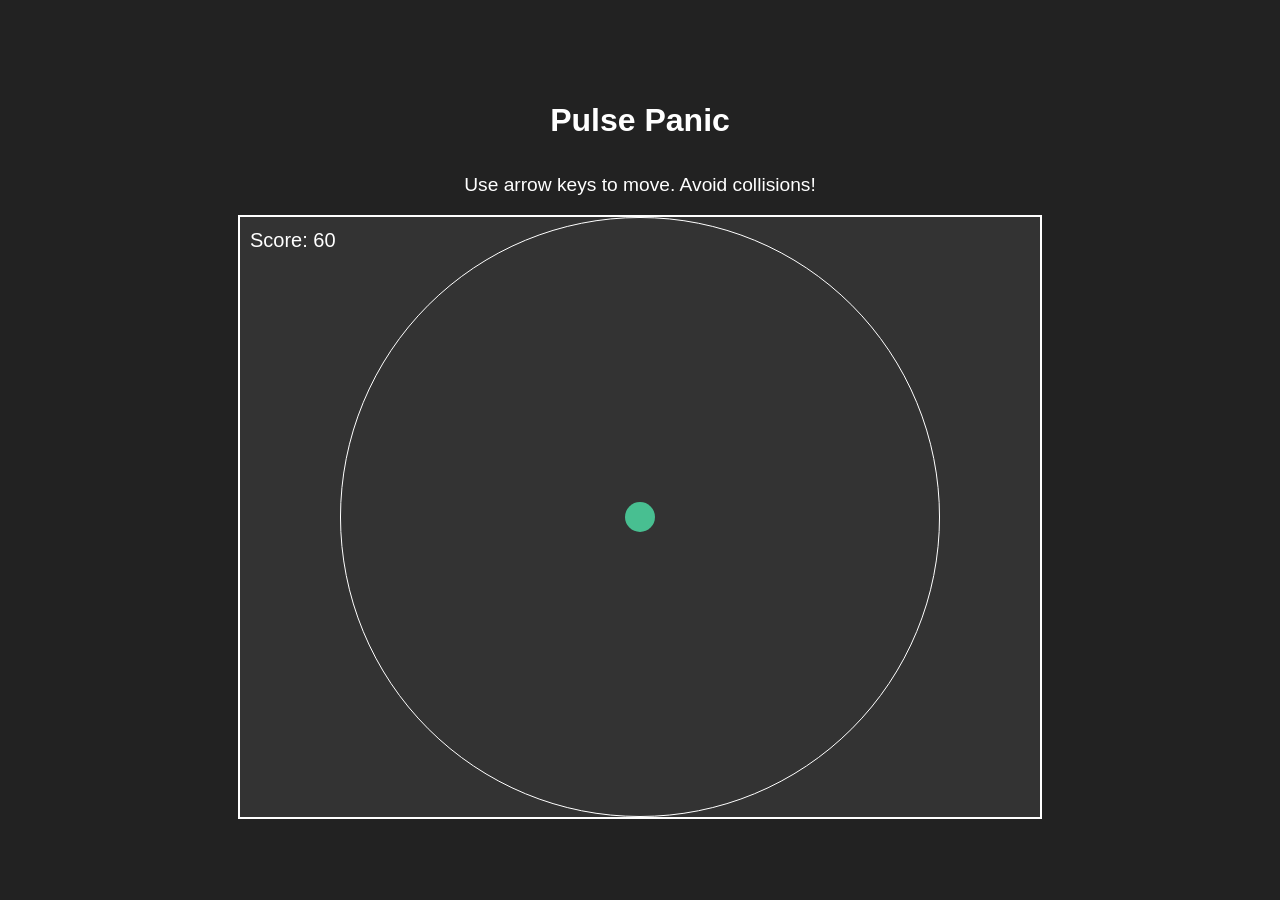
<file: Pulse Panic Game v1.2/index.html>
<!DOCTYPE html>
<html lang="en">
<head>
  <meta charset="UTF-8">
  <meta name="viewport" content="width=device-width, initial-scale=1.0">
  <title>Pulse Panic</title>
  <link rel="stylesheet" href="style.css">
</head>
<body>
  <h1>Pulse Panic</h1>
  <p>Use arrow keys to move. Avoid collisions!</p>
  <canvas id="gameCanvas"></canvas>
  <script src="script.js"></script>
</body>
</html>
</file>
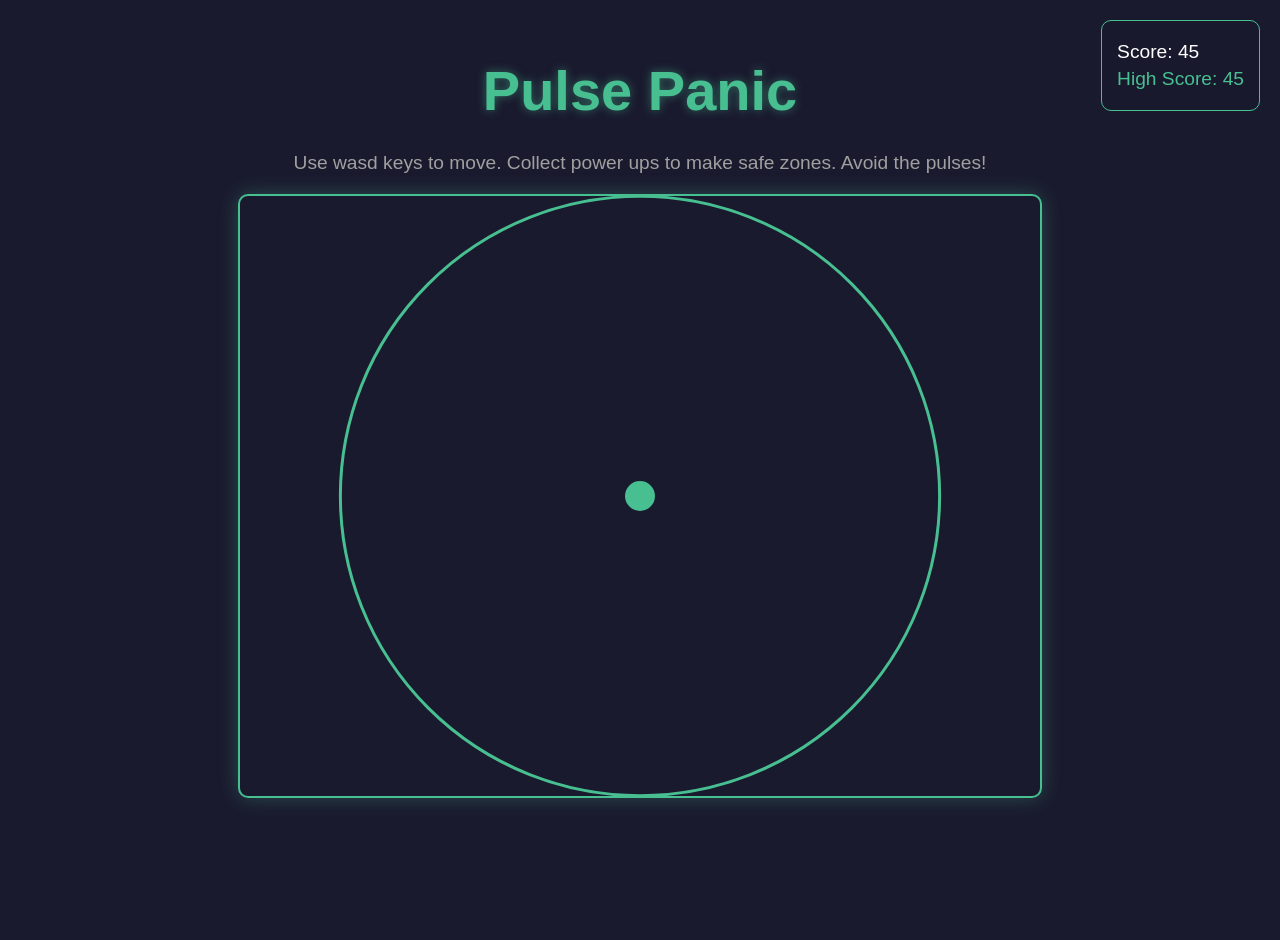
<file: Pulse Panic Game v1.3/index.html>
<!DOCTYPE html>
<html lang="en">
<head>
  <meta charset="UTF-8">
  <meta name="viewport" content="width=device-width, initial-scale=1.0">
  <title>Pulse Panic</title>
  <link rel="stylesheet" href="styles.css">
</head>
<body>
  <h1>Pulse Panic</h1>
  <p class="game-instructions">Use wasd keys to move. Collect power ups to make safe zones. Avoid the pulses!</p>
  <div class="score-container">
    <div class="score-text">Score: <span id="currentScore">0</span></div>
    <div class="score-text high-score">High Score: <span id="highScore">0</span></div>
  </div>
  <canvas id="gameCanvas"></canvas>
  <script src="script.js"></script>
</body>
</html>
</file>
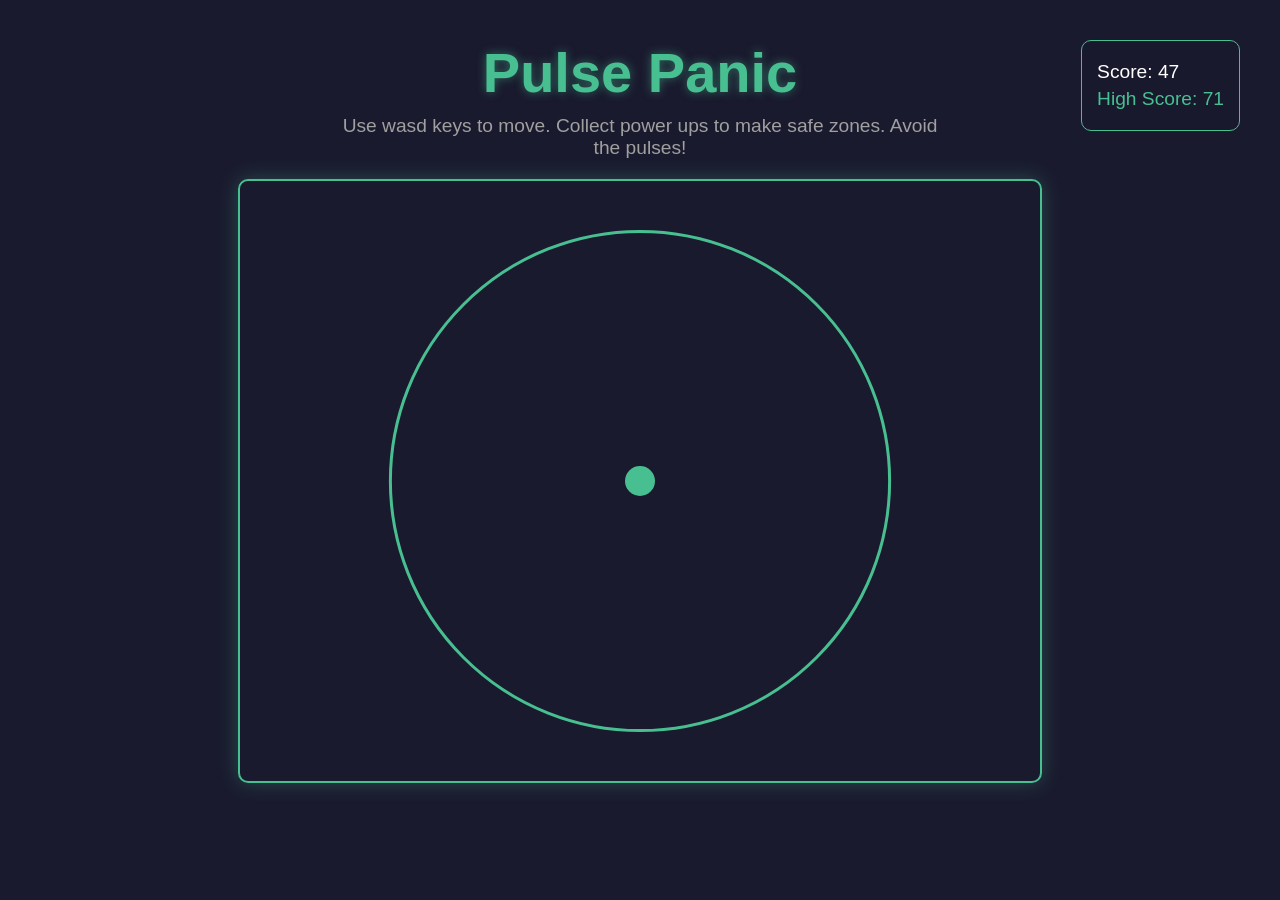
<file: Pulse Panic Game/index.html>
<!DOCTYPE html>
<html lang="en">
<head>
    <meta charset="UTF-8">
    <meta name="viewport" content="width=device-width, initial-scale=1.0, maximum-scale=1.0, user-scalable=no">
    <title>Pulse Panic</title>
    <link rel="stylesheet" href="styles.css">
    <!-- Prevent touch zooming -->
    <meta name="HandheldFriendly" content="true">
    <!-- Fullscreen mode support -->
    <meta name="mobile-web-app-capable" content="yes">
    <meta name="apple-mobile-web-app-capable" content="yes">
</head>
<body>
    <div class="game-container">
        <h1>Pulse Panic</h1>
        <p class="game-instructions">Use wasd keys to move. Collect power ups to make safe zones. Avoid the pulses!</p>
        <div class="score-container">
            <div class="score-text">Score: <span id="currentScore">0</span></div>
            <div class="score-text high-score">High Score: <span id="highScore">0</span></div>
        </div>
        <canvas id="gameCanvas"></canvas>
    </div>
    <script src="script.js"></script>
</body>
</html>
</file>
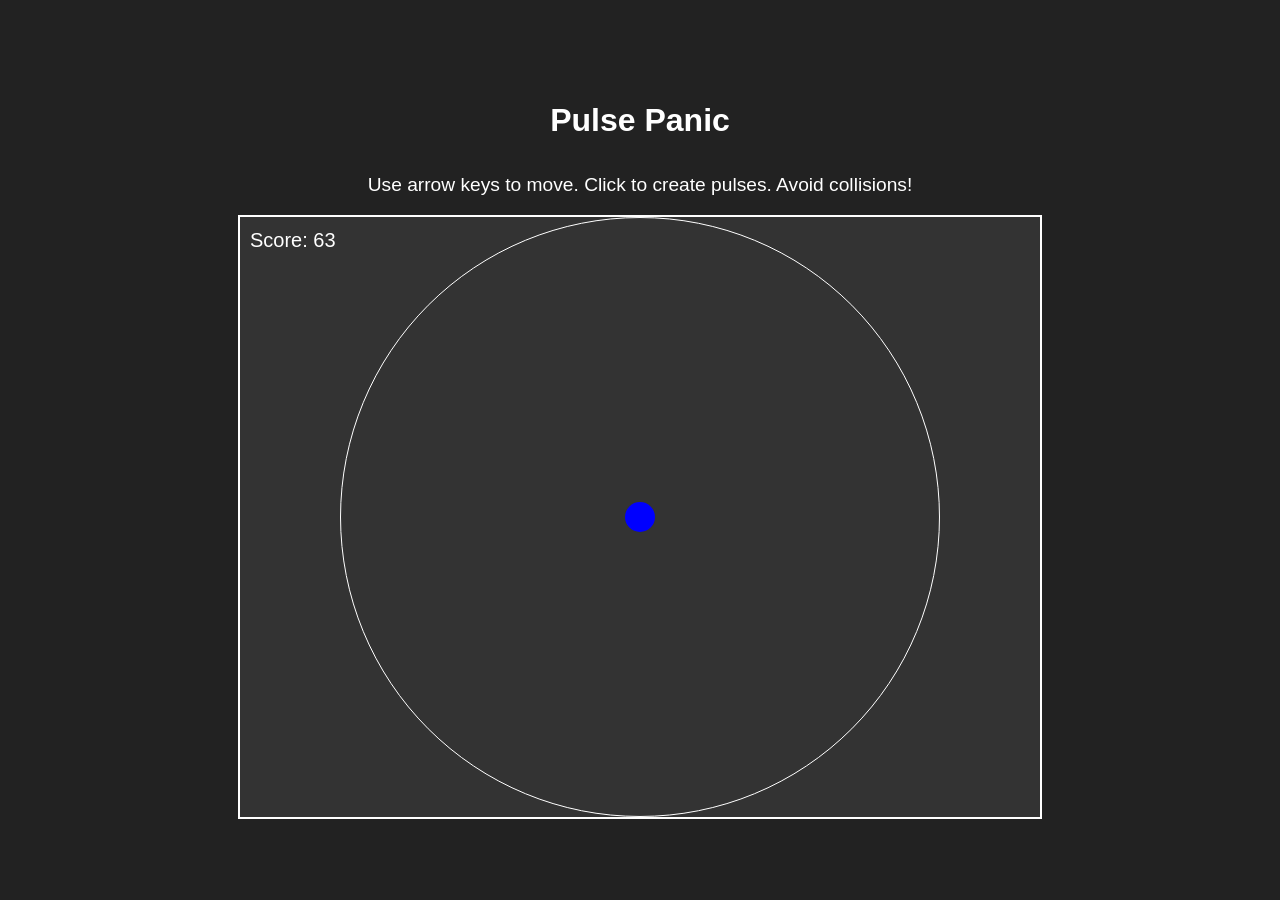
<file: Pulse Panic v1.0/index.html>
<!DOCTYPE html>
<html lang="en">
<head>
  <meta charset="UTF-8">
  <meta name="viewport" content="width=device-width, initial-scale=1.0">
  <title>Pulse Panic</title>
  <link rel="stylesheet" href="style.css">
</head>
<body>
  <h1>Pulse Panic</h1>
  <p>Use arrow keys to move. Click to create pulses. Avoid collisions!</p>
  <canvas id="gameCanvas"></canvas>
  <script src="script.js"></script>
</body>
</html>
</file>
<file: Pulse Panic Game v1.2/style.css>
/* General body styles */
body {
    margin: 0;
    display: flex;
    flex-direction: column;
    justify-content: center;
    align-items: center;
    height: 100vh;
    background-color: #222;
    color: #fff;
    font-family: Arial, sans-serif;
    text-align: center;
  }
  
  /* Heading styles */
  h1 {
    font-size: 2em;
    margin-bottom: 0.5em;
  }
  
  p {
    font-size: 1.2em;
    margin-bottom: 1em;
  }
  
  /* Canvas styles */
  canvas {
    border: 2px solid #fff;
    background-color: #333;
  }
</file>
<file: Pulse Panic Game v1.3/styles.css>
body {
    margin: 0;
    padding: 20px;
    background: #1a1a2e;
    color: #fff;
    font-family: 'Segoe UI', Tahoma, Geneva, Verdana, sans-serif;
    display: flex;
    flex-direction: column;
    align-items: center;
    min-height: 100vh;
}

h1 {
    font-size: 3.5em;
    margin-bottom: 10px;
    color: #48BF91;
    text-shadow: 0 0 10px rgba(72, 191, 145, 0.5);
}

.game-instructions {
    font-size: 1.2em;
    color: #a0a0a0;
    margin-bottom: 20px;
    text-align: center;
}

#gameCanvas {
    border: 2px solid #48BF91;
    border-radius: 10px;
    box-shadow: 0 0 20px rgba(72, 191, 145, 0.3);
}

.score-container {
    position: absolute;
    top: 20px;
    right: 20px;
    background: rgba(26, 26, 46, 0.8);
    padding: 15px;
    border-radius: 10px;
    border: 1px solid #48BF91;
}

.score-text {
    font-size: 1.2em;
    margin: 5px 0;
    color: #fff;
}

.high-score {
    color: #48BF91;
}
</file>
<file: Pulse Panic Game/styles.css>
* {
    margin: 0;
    padding: 0;
    box-sizing: border-box;
}

html {
    width: 100%;
    height: 100%;
    overflow: hidden;
    background: #1a1a2e;
    color: #fff;
    font-family: 'Segoe UI', Tahoma, Geneva, Verdana, sans-serif;
}

body {
    margin: 0;
    padding: 20px;
    background: #1a1a2e;
    color: #fff;
    font-family: 'Segoe UI', Tahoma, Geneva, Verdana, sans-serif;
    display: flex;
    flex-direction: column;
    align-items: center;
    min-height: 100vh;
    touch-action: none; /* Prevents default touch behaviors */
}

.game-container {
    position: relative;
    width: 100%;
    height: 100%;
    display: flex;
    flex-direction: column;
    align-items: center;
    justify-content: center;
    padding: 20px;
}

h1 {
    font-size: 3.5em;
    margin-bottom: 10px;
    color: #48BF91;
    text-shadow: 0 0 10px rgba(72, 191, 145, 0.5);
}

.game-instructions {
    font-size: 1.2em;
    color: #a0a0a0;
    margin-bottom: 20px;
    text-align: center;
    max-width: 600px;
}

#gameCanvas {
    border: 2px solid #48BF91;
    border-radius: 10px;
    box-shadow: 0 0 20px rgba(72, 191, 145, 0.3);
    display: block;
    max-width: 100%;
    max-height: 70vh;
    object-fit: contain;
}

.score-container {
    position: absolute;
    top: 20px;
    right: 20px;
    background: rgba(26, 26, 46, 0.8);
    padding: 15px;
    border-radius: 10px;
    border: 1px solid #48BF91;
    font-size: min(1em, 3.5vw);
    z-index: 1000;
}

.score-text {
    font-size: 1.2em;
    margin: 5px 0;
    color: #fff;
}

.high-score {
    color: #48BF91;
}

/* Mobile optimizations */
@media (max-width: 768px) {
    .score-container {
        top: 10px;
        right: 10px;
        padding: 10px;
    }
    
    .game-instructions {
        margin-bottom: 10px;
    }
}
</file>
<file: Pulse Panic v1.0/style.css>
/* General body styles */
body {
    margin: 0;
    display: flex;
    flex-direction: column;
    justify-content: center;
    align-items: center;
    height: 100vh;
    background-color: #222;
    color: #fff;
    font-family: Arial, sans-serif;
    text-align: center;
  }
  
  /* Heading styles */
  h1 {
    font-size: 2em;
    margin-bottom: 0.5em;
  }
  
  p {
    font-size: 1.2em;
    margin-bottom: 1em;
  }
  
  /* Canvas styles */
  canvas {
    border: 2px solid #fff;
    background-color: #333;
  }
</file>
